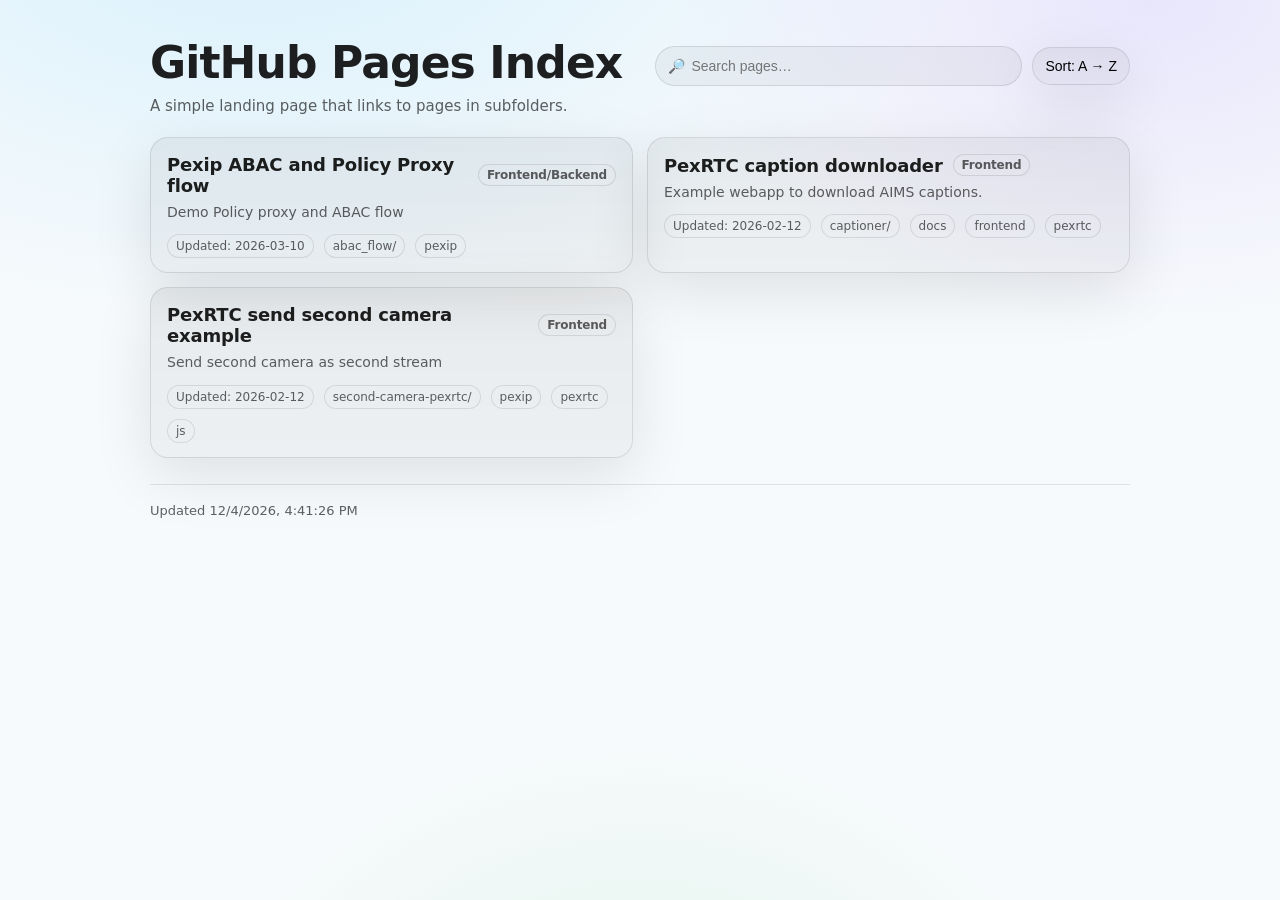
<file: index.html>
<!doctype html>
<html lang="en">

<head>
    <meta charset="utf-8" />
    <meta name="viewport" content="width=device-width, initial-scale=1" />
    <title>Project Index</title>
    <meta name="description" content="Index of subpages hosted on GitHub Pages." />
    <style>
        :root {
            --bg: #0b1220;
            --card: rgba(255, 255, 255, 0.06);
            --card2: rgba(255, 255, 255, 0.10);
            --text: rgba(255, 255, 255, 0.92);
            --muted: rgba(255, 255, 255, 0.70);
            --line: rgba(255, 255, 255, 0.12);
            --accent: #7dd3fc;
            --shadow: 0 18px 60px rgba(0, 0, 0, 0.35);
            --radius: 18px;
            --max: 980px;
        }

        @media (prefers-color-scheme: light) {
            :root {
                --bg: #f7fafc;
                --card: rgba(0, 0, 0, 0.04);
                --card2: rgba(0, 0, 0, 0.06);
                --text: rgba(0, 0, 0, 0.88);
                --muted: rgba(0, 0, 0, 0.62);
                --line: rgba(0, 0, 0, 0.10);
                --accent: #0369a1;
                --shadow: 0 18px 60px rgba(0, 0, 0, 0.10);
            }
        }

        body {
            margin: 0;
            font-family: ui-sans-serif, system-ui, -apple-system, Segoe UI, Roboto, Helvetica, Arial, "Apple Color Emoji", "Segoe UI Emoji";
            color: var(--text);
            background:
                radial-gradient(1200px 700px at 20% -10%, rgba(125, 211, 252, 0.25), transparent 60%),
                radial-gradient(900px 600px at 90% 0%, rgba(167, 139, 250, 0.18), transparent 55%),
                radial-gradient(900px 700px at 50% 120%, rgba(34, 197, 94, 0.10), transparent 50%),
                var(--bg);
            min-height: 100vh;
        }

        a {
            color: inherit;
            text-decoration: none;
        }

        a:hover {
            text-decoration: underline;
            text-underline-offset: 3px;
        }

        .wrap {
            max-width: var(--max);
            margin: 0 auto;
            padding: 40px 18px 60px;
        }

        header {
            display: flex;
            gap: 16px;
            align-items: flex-start;
            justify-content: space-between;
            flex-wrap: wrap;
            margin-bottom: 18px;
        }

        .title {
            display: grid;
            gap: 8px;
            max-width: 720px;
        }

        h1 {
            font-size: clamp(28px, 4vw, 44px);
            line-height: 1.06;
            margin: 0;
            letter-spacing: -0.02em;
        }

        .subtitle {
            margin: 0;
            color: var(--muted);
            font-size: 15px;
            line-height: 1.5;
        }

        .toolbar {
            display: flex;
            gap: 10px;
            align-items: center;
            flex-wrap: wrap;
            justify-content: flex-end;
            margin-top: 6px;
        }

        .pill {
            border: 1px solid var(--line);
            background: var(--card);
            border-radius: 999px;
            padding: 10px 12px;
            box-shadow: none;
            color: var(--text);
            font-size: 14px;
        }

        .pill input {
            border: 0;
            outline: none;
            background: transparent;
            color: inherit;
            width: min(320px, 60vw);
            font-size: 14px;
        }

        .btn {
            cursor: pointer;
            border: 1px solid var(--line);
            background: linear-gradient(180deg, var(--card2), var(--card));
            border-radius: 999px;
            padding: 10px 12px;
            font-size: 14px;
            box-shadow: var(--shadow);
        }

        .btn:active {
            transform: translateY(1px);
        }

        .grid {
            display: grid;
            grid-template-columns: repeat(12, 1fr);
            gap: 14px;
            margin-top: 20px;
        }

        .card {
            grid-column: span 6;
            border: 1px solid var(--line);
            border-radius: var(--radius);
            background: linear-gradient(180deg, var(--card2), var(--card));
            box-shadow: var(--shadow);
            overflow: hidden;
            position: relative;
            transition: transform 120ms ease, border-color 120ms ease;
        }

        .card:hover {
            transform: translateY(-2px);
            border-color: rgba(125, 211, 252, 0.35);
        }

        @media (max-width: 780px) {
            .card {
                grid-column: span 12;
            }

            .pill input {
                width: min(520px, 78vw);
            }
        }

        .card a {
            display: block;
            padding: 16px 16px 14px;
            text-decoration: none;
        }

        .card h2 {
            margin: 0 0 6px;
            font-size: 18px;
            letter-spacing: -0.01em;
            display: flex;
            align-items: center;
            gap: 10px;
        }

        .badge {
            font-size: 12px;
            color: var(--muted);
            border: 1px solid var(--line);
            padding: 3px 8px;
            border-radius: 999px;
            background: rgba(255, 255, 255, 0.04);
        }

        .desc {
            margin: 0;
            color: var(--muted);
            font-size: 14px;
            line-height: 1.45;
        }

        .meta {
            display: flex;
            gap: 10px;
            flex-wrap: wrap;
            margin-top: 12px;
            color: var(--muted);
            font-size: 12px;
        }

        .meta span {
            border: 1px solid var(--line);
            border-radius: 999px;
            padding: 4px 8px;
            background: rgba(255, 255, 255, 0.03);
        }

        footer {
            margin-top: 26px;
            padding-top: 18px;
            border-top: 1px solid var(--line);
            color: var(--muted);
            font-size: 13px;
            display: flex;
            gap: 10px;
            justify-content: space-between;
            flex-wrap: wrap;
        }

        .empty,
        .error {
            grid-column: 1 / -1;
            border: 1px dashed var(--line);
            border-radius: var(--radius);
            padding: 18px;
            color: var(--muted);
            background: rgba(255, 255, 255, 0.03);
        }

        .error {
            border-style: solid;
        }

        .muted {
            color: var(--muted);
        }

        code {
            font-family: ui-monospace, SFMono-Regular, Menlo, Monaco, Consolas, "Liberation Mono", "Courier New", monospace;
        }
    </style>
</head>

<body>
    <div class="wrap">
        <header>
            <div class="title">
                <h1>GitHub Pages Index</h1>
                <p class="subtitle">
                    A simple landing page that links to pages in subfolders. 
                </p>
            </div>

            <div class="toolbar">
                <label class="pill" title="Filter by name, description, tags">
                    🔎 <input id="q" type="search" placeholder="Search pages…" autocomplete="off" />
                </label>
                <button class="btn" id="sortBtn" type="button" title="Toggle sort order">
                    Sort: <span id="sortLabel">A → Z</span>
                </button>
            </div>
        </header>

        <main class="grid" id="grid">
            <div class="empty">Loading…</div>
        </main>

        <footer>
            <!-- <span>Tip: each subfolder should have its own <code>index.html</code> so the link can be
                <code>/folder/</code>.</span> -->
            <span class="muted" id="stamp"></span>
        </footer>
    </div>

    <script>
        const grid = document.getElementById("grid");
        const q = document.getElementById("q");
        const sortBtn = document.getElementById("sortBtn");
        const sortLabel = document.getElementById("sortLabel");
        const stamp = document.getElementById("stamp");

        // Works on project pages (/repo/) and user/org pages (/)
        const BASE = document.querySelector("base")?.href || document.location.origin + document.location.pathname.replace(/\/[^\/]*$/, "/");

        let entries = [];
        let sortMode = "az"; // "az" | "new"

        function nowStamp() {
            const d = new Date();
            stamp.textContent = "Updated " + d.toLocaleString();
        }

        function bySearch(e, needle) {
            if (!needle) return true;
            const hay = [
                e.title || "",
                e.path || "",
                e.description || "",
                ...(e.tags || [])
            ].join(" ").toLowerCase();
            return hay.includes(needle);
        }

        function sortEntries(list) {
            const copy = [...list];
            if (sortMode === "new") {
                // newest first (treat missing date as old)
                copy.sort((a, b) => (Date.parse(b.updated || b.date || 0) || 0) - (Date.parse(a.updated || a.date || 0) || 0));
            } else {
                copy.sort((a, b) => (a.title || "").localeCompare(b.title || ""));
            }
            return copy;
        }

        function render(list) {
            grid.innerHTML = "";
            if (!list.length) {
                grid.innerHTML = `<div class="empty">No matches. Try a different search.</div>`;
                return;
            }

            for (const e of list) {
                const href = (e.url)
                    ? e.url
                    : new URL((e.path || "").replace(/^\//, ""), BASE).toString();

                const tags = (e.tags || []).slice(0, 6).map(t => `<span>${escapeHtml(t)}</span>`).join("");
                const updated = e.updated || e.date || null;

                const metaBits = [
                    e.kind ? `<span>${escapeHtml(e.kind)}</span>` : "",
                    updated ? `<span>Updated: ${escapeHtml(updated)}</span>` : "",
                    e.path ? `<span>${escapeHtml(e.path)}</span>` : ""
                ].filter(Boolean).join("");

                const badge = e.badge ? `<span class="badge">${escapeHtml(e.badge)}</span>` : "";

                grid.insertAdjacentHTML("beforeend", `
          <article class="card">
            <a href="${href}">
              <h2>${escapeHtml(e.title || e.path || href)} ${badge}</h2>
              <p class="desc">${escapeHtml(e.description || "—")}</p>
              <div class="meta">${metaBits}${tags}</div>
            </a>
          </article>
        `);
            }
        }

        function escapeHtml(s) {
            return String(s).replace(/[&<>"']/g, c => ({
                "&": "&amp;", "<": "&lt;", ">": "&gt;", '"': "&quot;", "'": "&#39;"
            }[c]));
        }

        function apply() {
            const needle = (q.value || "").trim().toLowerCase();
            const filtered = entries.filter(e => bySearch(e, needle));
            render(sortEntries(filtered));
        }

        async function load() {
            try {
                const res = await fetch("site-index.json", { cache: "no-store" });
                if (!res.ok) throw new Error(`HTTP ${res.status}`);
                const data = await res.json();
                entries = Array.isArray(data) ? data : (data.entries || []);
                apply();
                nowStamp();
            } catch (err) {
                grid.innerHTML = `
          <div class="error">
            <div><strong>Couldn’t load <code>site-index.json</code></strong></div>
            <div class="muted" style="margin-top:8px">
              Create it at the repo root. Example:
              <pre style="white-space:pre-wrap; margin:10px 0 0; font-size:12px; color:inherit; opacity:.9;">[
  {"title":"Docs","path":"docs/","description":"Project docs","tags":["docs"]},
  {"title":"Demo","path":"demo/","description":"Small demo app","tags":["demo","ui"]}
]</pre>
            </div>
          </div>
        `;
                console.warn(err);
            }
        }

        q.addEventListener("input", apply);
        sortBtn.addEventListener("click", () => {
            sortMode = (sortMode === "az") ? "new" : "az";
            sortLabel.textContent = (sortMode === "az") ? "A → Z" : "Newest";
            apply();
        });

        load();
    </script>
</body>

</html>
</file>
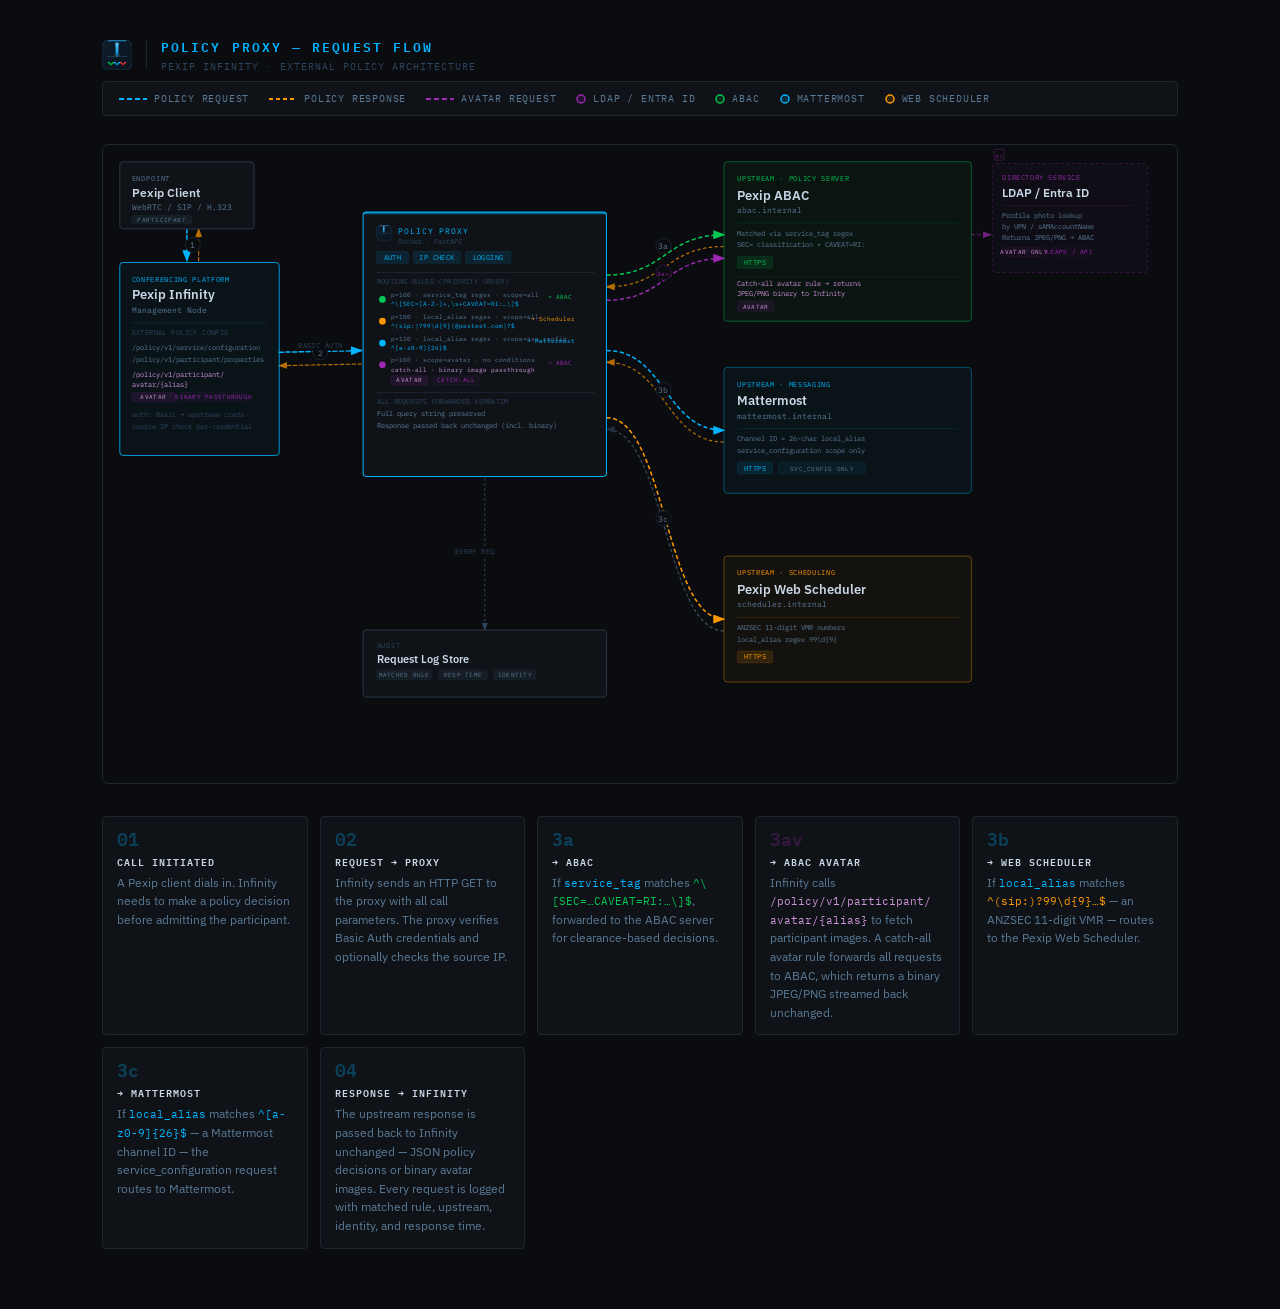
<file: abac_flow/index.html>
<!DOCTYPE html>
<html lang="en">

<head>
    <meta charset="UTF-8">
    <meta name="viewport" content="width=device-width, initial-scale=1.0">
    <title>Pexip Policy Proxy — Flow Diagram</title>
    <link
        href="https://fonts.googleapis.com/css2?family=IBM+Plex+Mono:wght@400;500;600&family=IBM+Plex+Sans:wght@300;400;500;600&display=swap"
        rel="stylesheet">
    <style>
        *,
        *::before,
        *::after {
            box-sizing: border-box;
            margin: 0;
            padding: 0;
        }

        html,
        body {
            background: #0a0c0f;
            color: #c8d6e5;
            font-family: 'IBM Plex Sans', sans-serif;
            min-height: 100vh;
        }

        ::-webkit-scrollbar {
            width: 6px;
        }

        ::-webkit-scrollbar-track {
            background: #0a0c0f;
        }

        ::-webkit-scrollbar-thumb {
            background: #1e2730;
            border-radius: 3px;
        }

        .page {
            max-width: 1140px;
            margin: 0 auto;
            padding: 36px 32px 60px;
        }

        .header {
            display: flex;
            align-items: center;
            gap: 14px;
            margin-bottom: 8px;
        }

        .header h1 {
            font-family: 'IBM Plex Mono', monospace;
            font-size: 13px;
            font-weight: 600;
            letter-spacing: .16em;
            text-transform: uppercase;
            color: #00b4ff;
        }

        .header p {
            font-family: 'IBM Plex Mono', monospace;
            font-size: 10px;
            letter-spacing: .1em;
            text-transform: uppercase;
            color: #2e4560;
            margin-top: 2px;
        }

        .sep {
            width: 1px;
            height: 28px;
            background: #1e2730;
            flex-shrink: 0;
        }

        .legend {
            display: flex;
            gap: 20px;
            flex-wrap: wrap;
            margin-bottom: 28px;
            padding: 10px 16px;
            background: #0f1318;
            border: 1px solid #1e2730;
            border-radius: 4px;
        }

        .legend-item {
            display: flex;
            align-items: center;
            gap: 7px;
            font-family: 'IBM Plex Mono', monospace;
            font-size: 10px;
            letter-spacing: .08em;
            text-transform: uppercase;
            color: #5a7a96;
        }

        .diagram-wrap {
            width: 100%;
            overflow-x: auto;
        }

        svg.main {
            display: block;
            width: 100%;
        }

        @keyframes dash-flow {
            from {
                stroke-dashoffset: 20;
            }

            to {
                stroke-dashoffset: 0;
            }
        }

        .flow-line {
            animation: dash-flow .8s linear infinite;
        }

        .steps {
            margin-top: 32px;
            display: grid;
            grid-template-columns: repeat(auto-fill, minmax(200px, 1fr));
            gap: 12px;
        }

        .step {
            background: #0f1318;
            border: 1px solid #1e2730;
            border-radius: 4px;
            padding: 12px 14px;
        }

        .step-num {
            font-family: 'IBM Plex Mono', monospace;
            font-size: 18px;
            font-weight: 600;
            color: #00b4ff;
            opacity: .28;
            line-height: 1;
            margin-bottom: 5px;
        }

        .step-num.avatar {
            color: #9c27b0;
        }

        .step-title {
            font-family: 'IBM Plex Mono', monospace;
            font-size: 10px;
            font-weight: 600;
            letter-spacing: .1em;
            text-transform: uppercase;
            color: #c8d6e5;
            margin-bottom: 4px;
        }

        .step-desc {
            font-size: 12px;
            color: #5a7a96;
            line-height: 1.55;
        }

        .mono {
            font-family: 'IBM Plex Mono', monospace;
            font-size: 11px;
            color: #00b4ff;
        }
    </style>
</head>

<body>
    <div class="page">

        <div class="header">
            <svg xmlns="http://www.w3.org/2000/svg" viewBox="0 0 32 32" width="30" height="30" style="flex-shrink:0">
                <defs>
                    <linearGradient id="hl0" x1="0%" y1="0%" x2="100%" y2="100%">
                        <stop offset="0%" stop-color="#0f1c2a" />
                        <stop offset="100%" stop-color="#0a1520" />
                    </linearGradient>
                    <linearGradient id="hl1" x1="0%" y1="0%" x2="0%" y2="100%">
                        <stop offset="0%" stop-color="#4fc3f7" />
                        <stop offset="100%" stop-color="#0288d1" />
                    </linearGradient>
                    <linearGradient id="hl2" x1="0%" y1="0%" x2="0%" y2="100%">
                        <stop offset="0%" stop-color="#00c853" />
                        <stop offset="100%" stop-color="#00962e" />
                    </linearGradient>
                    <linearGradient id="hl3" x1="0%" y1="0%" x2="0%" y2="100%">
                        <stop offset="0%" stop-color="#00b4ff" />
                        <stop offset="100%" stop-color="#0077aa" />
                    </linearGradient>
                    <linearGradient id="hl4" x1="0%" y1="0%" x2="0%" y2="100%">
                        <stop offset="0%" stop-color="#f44336" />
                        <stop offset="100%" stop-color="#b71c1c" />
                    </linearGradient>
                </defs>
                <rect width="32" height="32" rx="7" fill="url(#hl0)" stroke="#1e3a52" stroke-width="0.8" />
                <rect x="6" y="0" width="20" height="1.5" rx="0.75" fill="url(#hl1)" opacity="0.6" />
                <rect x="14.5" y="5" width="3" height="11" rx="1.5" fill="url(#hl1)" />
                <circle cx="16" cy="4.5" r="2" fill="#4fc3f7" opacity="0.9" />
                <line x1="5" y1="17.5" x2="27" y2="17.5" stroke="#1e3a52" stroke-width="1.2" />
                <polyline points="14,15.5 16,17.5 18,15.5" fill="none" stroke="#4fc3f7" stroke-width="1"
                    stroke-linecap="round" stroke-linejoin="round" opacity="0.7" />
                <line x1="9.5" y1="19.5" x2="9.5" y2="26.5" stroke="url(#hl2)" stroke-width="2.2"
                    stroke-linecap="round" />
                <polyline points="7,24 9.5,26.5 12,24" fill="none" stroke="url(#hl2)" stroke-width="1.6"
                    stroke-linecap="round" stroke-linejoin="round" />
                <line x1="16" y1="19.5" x2="16" y2="26.5" stroke="url(#hl3)" stroke-width="2.2"
                    stroke-linecap="round" />
                <polyline points="13.5,24 16,26.5 18.5,24" fill="none" stroke="url(#hl3)" stroke-width="1.6"
                    stroke-linecap="round" stroke-linejoin="round" />
                <line x1="22.5" y1="19.5" x2="22.5" y2="26.5" stroke="url(#hl4)" stroke-width="2.2"
                    stroke-linecap="round" />
                <polyline points="20,24 22.5,26.5 25,24" fill="none" stroke="url(#hl4)" stroke-width="1.6"
                    stroke-linecap="round" stroke-linejoin="round" />
            </svg>
            <div class="sep"></div>
            <div>
                <h1>Policy Proxy — Request Flow</h1>
                <p>Pexip Infinity · External Policy Architecture</p>
            </div>
        </div>

        <div class="legend">
            <div class="legend-item"><svg width="28" height="4">
                    <line x1="0" y1="2" x2="28" y2="2" stroke="#00b4ff" stroke-width="2" stroke-dasharray="5,3" />
                </svg>Policy request</div>
            <div class="legend-item"><svg width="28" height="4">
                    <line x1="0" y1="2" x2="28" y2="2" stroke="#ff9800" stroke-width="2" stroke-dasharray="4,3" />
                </svg>Policy response</div>
            <div class="legend-item"><svg width="28" height="4">
                    <line x1="0" y1="2" x2="28" y2="2" stroke="#9c27b0" stroke-width="2" stroke-dasharray="5,3" />
                </svg>Avatar request</div>
            <div class="legend-item"><svg width="10" height="10">
                    <circle cx="5" cy="5" r="4" fill="rgba(156,39,176,.15)" stroke="#9c27b0" stroke-width="1.5" />
                </svg>LDAP / Entra ID</div>
            <div class="legend-item"><svg width="10" height="10">
                    <circle cx="5" cy="5" r="4" fill="rgba(0,200,83,.15)" stroke="#00c853" stroke-width="1.5" />
                </svg>ABAC</div>
            <div class="legend-item"><svg width="10" height="10">
                    <circle cx="5" cy="5" r="4" fill="rgba(0,180,255,.15)" stroke="#00b4ff" stroke-width="1.5" />
                </svg>Mattermost</div>
            <div class="legend-item"><svg width="10" height="10">
                    <circle cx="5" cy="5" r="4" fill="rgba(255,152,0,.15)" stroke="#ff9800" stroke-width="1.5" />
                </svg>Web Scheduler</div>
        </div>

        <div class="diagram-wrap">
            <!-- viewBox extended to 760 height, 1280 width to fit LDAP/Entra node -->
            <svg class="main" xmlns="http://www.w3.org/2000/svg" viewBox="0 0 1280 760"
                style="background:#0a0c0f; border-radius:6px; border:1px solid #1e2730;">
                <defs>
                    <linearGradient id="g0" x1="0%" y1="0%" x2="100%" y2="100%">
                        <stop offset="0%" stop-color="#0f1c2a" />
                        <stop offset="100%" stop-color="#0a1520" />
                    </linearGradient>
                    <linearGradient id="g1" x1="0%" y1="0%" x2="0%" y2="100%">
                        <stop offset="0%" stop-color="#4fc3f7" />
                        <stop offset="100%" stop-color="#0288d1" />
                    </linearGradient>
                    <linearGradient id="g2" x1="0%" y1="0%" x2="0%" y2="100%">
                        <stop offset="0%" stop-color="#00c853" />
                        <stop offset="100%" stop-color="#00962e" />
                    </linearGradient>
                    <linearGradient id="g3" x1="0%" y1="0%" x2="0%" y2="100%">
                        <stop offset="0%" stop-color="#00b4ff" />
                        <stop offset="100%" stop-color="#0077aa" />
                    </linearGradient>
                    <linearGradient id="g4" x1="0%" y1="0%" x2="0%" y2="100%">
                        <stop offset="0%" stop-color="#f44336" />
                        <stop offset="100%" stop-color="#b71c1c" />
                    </linearGradient>
                    <!-- purple avatar gradient -->
                    <linearGradient id="g5" x1="0%" y1="0%" x2="0%" y2="100%">
                        <stop offset="0%" stop-color="#ce93d8" />
                        <stop offset="100%" stop-color="#7b1fa2" />
                    </linearGradient>
                    <marker id="mb" markerWidth="8" markerHeight="6" refX="7" refY="3" orient="auto">
                        <polygon points="0 0,8 3,0 6" fill="#00b4ff" />
                    </marker>
                    <marker id="mg" markerWidth="8" markerHeight="6" refX="7" refY="3" orient="auto">
                        <polygon points="0 0,8 3,0 6" fill="#00c853" />
                    </marker>
                    <marker id="mo" markerWidth="8" markerHeight="6" refX="7" refY="3" orient="auto">
                        <polygon points="0 0,8 3,0 6" fill="#ff9800" />
                    </marker>
                    <marker id="md" markerWidth="8" markerHeight="6" refX="7" refY="3" orient="auto">
                        <polygon points="0 0,8 3,0 6" fill="#2e4560" />
                    </marker>
                    <marker id="mav" markerWidth="8" markerHeight="6" refX="7" refY="3" orient="auto">
                        <polygon points="0 0,8 3,0 6" fill="#9c27b0" />
                    </marker>
                </defs>

                <!-- ══════════════════════════════════
         LAYOUT (SVG units):
         Participant:  x=20  y=20  w=160 h=80   bot=100  midx=100
         Infinity:     x=20  y=140 w=190 h=215  bot=355  midy=247 right=210
         Proxy:        x=310 y=80  w=290 h=330  bot=410  midy=245 right=600
         ABAC:         x=740 y=20  w=295 h=175  midy=107 left=740
         Mattermost:   x=740 y=265 w=295 h=150  midy=340 left=740
         Scheduler:    x=740 y=490 w=295 h=150  midy=565 left=740
         Logs:         x=310 y=578 w=290 h=80   top=578  midx=455
    ══════════════════════════════════ -->

                <!-- ARROWS (behind nodes) -->

                <!-- ① down: Participant → Infinity -->
                <line x1="100" y1="100" x2="100" y2="138" stroke="#00b4ff" stroke-width="1.8" stroke-linecap="round"
                    stroke-dasharray="5,3" marker-end="url(#mb)" class="flow-line" />
                <line x1="114" y1="138" x2="114" y2="100" stroke="#ff9800" stroke-width="1.4" stroke-linecap="round"
                    stroke-dasharray="4,3" marker-end="url(#mo)" opacity="0.7" />

                <!-- ② right: Infinity → Proxy -->
                <line x1="210" y1="247" x2="308" y2="245" stroke="#00b4ff" stroke-width="1.8" stroke-linecap="round"
                    stroke-dasharray="5,3" marker-end="url(#mb)" class="flow-line" style="animation-delay:.15s" />
                <line x1="308" y1="261" x2="210" y2="263" stroke="#ff9800" stroke-width="1.4" stroke-linecap="round"
                    stroke-dasharray="4,3" marker-end="url(#mo)" opacity="0.7" />

                <!-- ③a green: Proxy → ABAC (policy) -->
                <path d="M 600 155 C 670 155 670 107 740 107" stroke="#00c853" stroke-width="1.8" fill="none"
                    stroke-dasharray="5,3" marker-end="url(#mg)" class="flow-line" style="animation-delay:.1s" />
                <path d="M 740 121 C 670 121 670 169 600 169" stroke="#ff9800" stroke-width="1.4" fill="none"
                    stroke-dasharray="4,3" marker-end="url(#mo)" opacity="0.7" />

                <!-- ③a-avatar purple: Proxy → ABAC (avatar) — offset below green -->
                <path d="M 600 185 C 670 185 670 135 740 135" stroke="#9c27b0" stroke-width="1.8" fill="none"
                    stroke-dasharray="5,3" marker-end="url(#mav)" class="flow-line" style="animation-delay:.2s" />

                <!-- ③b blue: Proxy → Mattermost -->
                <path d="M 600 245 C 670 245 670 340 740 340" stroke="#00b4ff" stroke-width="1.8" fill="none"
                    stroke-dasharray="5,3" marker-end="url(#mb)" class="flow-line" style="animation-delay:.3s" />
                <path d="M 740 354 C 670 354 670 259 600 259" stroke="#ff9800" stroke-width="1.4" fill="none"
                    stroke-dasharray="4,3" marker-end="url(#mo)" opacity="0.7" />

                <!-- ③c orange: Proxy → Scheduler -->
                <path d="M 600 325 C 670 325 670 565 740 565" stroke="#ff9800" stroke-width="1.8" fill="none"
                    stroke-dasharray="5,3" marker-end="url(#mo)" class="flow-line" style="animation-delay:.5s" />
                <path d="M 740 579 C 670 579 670 339 600 339" stroke="#5a7a96" stroke-width="1.4" fill="none"
                    stroke-dasharray="4,3" marker-end="url(#md)" opacity="0.6" />

                <!-- Proxy bot → Logs -->
                <line x1="455" y1="397" x2="455" y2="578" stroke="#2e4560" stroke-width="1.2" stroke-dasharray="3,3"
                    marker-end="url(#md)" />

                <!-- Step badges -->
                <circle cx="107" cy="119" r="9" fill="#0a0c0f" stroke="#1e2730" stroke-width="1" />
                <text x="107" y="123" text-anchor="middle" font-family="IBM Plex Mono" font-size="9"
                    fill="#5a7a96">1</text>

                <circle cx="259" cy="247" r="9" fill="#0a0c0f" stroke="#1e2730" stroke-width="1" />
                <text x="259" y="251" text-anchor="middle" font-family="IBM Plex Mono" font-size="9"
                    fill="#5a7a96">2</text>

                <circle cx="668" cy="120" r="9" fill="#0a0c0f" stroke="#1e2730" stroke-width="1" />
                <text x="668" y="124" text-anchor="middle" font-family="IBM Plex Mono" font-size="9"
                    fill="#5a7a96">3a</text>

                <!-- avatar step badge -->
                <circle cx="668" cy="152" r="9" fill="#0a0c0f" stroke="#3a1a4a" stroke-width="1" />
                <text x="668" y="156" text-anchor="middle" font-family="IBM Plex Mono" font-size="7"
                    fill="#9c27b0">3av</text>

                <circle cx="668" cy="292" r="9" fill="#0a0c0f" stroke="#1e2730" stroke-width="1" />
                <text x="668" y="296" text-anchor="middle" font-family="IBM Plex Mono" font-size="9"
                    fill="#5a7a96">3b</text>

                <circle cx="668" cy="445" r="9" fill="#0a0c0f" stroke="#1e2730" stroke-width="1" />
                <text x="668" y="449" text-anchor="middle" font-family="IBM Plex Mono" font-size="9"
                    fill="#5a7a96">3c</text>

                <!-- Arrow labels -->
                <rect x="224" y="232" width="70" height="13" rx="2" fill="#0a0c0f" />
                <text x="259" y="242" text-anchor="middle" font-family="IBM Plex Mono" font-size="8.5" fill="#2e4560"
                    letter-spacing=".5">BASIC AUTH</text>

                <rect x="408" y="478" width="70" height="13" rx="2" fill="#0a0c0f" />
                <text x="443" y="488" text-anchor="middle" font-family="IBM Plex Mono" font-size="8.5" fill="#2e4560"
                    letter-spacing=".5">EVERY REQ</text>

                <!-- ══ NODE: Participant x=20 y=20 w=160 h=80 ══ -->
                <rect x="20" y="20" width="160" height="80" rx="4" fill="#0f1318" stroke="#2e3d4f" stroke-width="1" />
                <text x="34" y="43" font-family="IBM Plex Mono" font-size="8.5" fill="#5a7a96"
                    letter-spacing="1">ENDPOINT</text>
                <text x="34" y="62" font-family="IBM Plex Sans" font-size="14" font-weight="600" fill="#c8d6e5">Pexip
                    Client</text>
                <text x="34" y="78" font-family="IBM Plex Mono" font-size="9" fill="#5a7a96">WebRTC / SIP / H.323</text>
                <rect x="34" y="84" width="72" height="10" rx="2" fill="rgba(90,122,150,.1)"
                    stroke="rgba(90,122,150,.2)" stroke-width="0.5" />
                <text x="70" y="92" text-anchor="middle" font-family="IBM Plex Mono" font-size="7.5" fill="#5a7a96"
                    letter-spacing=".5">PARTICIPANT</text>

                <!-- ══ NODE: Infinity x=20 y=140 w=190 h=215 (taller — added avatar path) ══ -->
                <rect x="20" y="140" width="190" height="230" rx="4" fill="rgba(0,180,255,.04)" stroke="#00b4ff"
                    stroke-width="1" />
                <text x="34" y="163" font-family="IBM Plex Mono" font-size="8" fill="#00b4ff"
                    letter-spacing=".8">CONFERENCING PLATFORM</text>
                <text x="34" y="184" font-family="IBM Plex Sans" font-size="15" font-weight="600" fill="#c8d6e5">Pexip
                    Infinity</text>
                <text x="34" y="200" font-family="IBM Plex Mono" font-size="9" fill="#5a7a96">Management Node</text>
                <line x1="34" y1="212" x2="196" y2="212" stroke="rgba(0,180,255,.15)" stroke-width="1" />
                <text x="34" y="227" font-family="IBM Plex Mono" font-size="8" fill="#2e4560"
                    letter-spacing=".5">EXTERNAL POLICY CONFIG</text>
                <text x="34" y="244" font-family="IBM Plex Mono" font-size="8.5"
                    fill="#5a7a96">/policy/v1/service/configuration</text>
                <text x="34" y="259" font-family="IBM Plex Mono" font-size="8.5"
                    fill="#5a7a96">/policy/v1/participant/properties</text>
                <!-- avatar path — purple tint -->
                <text x="34" y="276" font-family="IBM Plex Mono" font-size="8.5"
                    fill="#ce93d8">/policy/v1/participant/</text>
                <text x="34" y="288" font-family="IBM Plex Mono" font-size="8.5" fill="#ce93d8">avatar/{alias}</text>
                <rect x="34" y="295" width="52" height="11" rx="2" fill="rgba(156,39,176,.12)"
                    stroke="rgba(156,39,176,.3)" stroke-width="0.5" />
                <text x="60" y="303" text-anchor="middle" font-family="IBM Plex Mono" font-size="7.5" fill="#ce93d8"
                    letter-spacing=".4">AVATAR</text>
                <rect x="92" y="295" width="80" height="11" rx="2" fill="rgba(156,39,176,.06)"
                    stroke="rgba(156,39,176,.18)" stroke-width="0.5" />
                <text x="132" y="303" text-anchor="middle" font-family="IBM Plex Mono" font-size="7.5" fill="#9c27b0"
                    letter-spacing=".3">BINARY PASSTHROUGH</text>
                <text x="34" y="324" font-family="IBM Plex Mono" font-size="8" fill="#2e4560">auth: Basic → upstream
                    creds</text>
                <text x="34" y="338" font-family="IBM Plex Mono" font-size="8" fill="#2e4560">source IP check
                    per-credential</text>

                <!-- ══ NODE: Proxy x=310 y=80 w=290 h=330 ══ -->
                <rect x="310" y="80" width="290" height="315" rx="4" fill="#0f1318" stroke="#00b4ff"
                    stroke-width="1.2" />
                <rect x="310" y="80" width="290" height="2.5" rx="1" fill="#00b4ff" opacity="0.5" />
                <!-- logo 18x18 -->
                <rect x="326" y="96" width="18" height="18" rx="4" fill="url(#g0)" stroke="#1e3a52"
                    stroke-width="0.5" />
                <rect x="329.5" y="96" width="11" height="0.8" rx="0.4" fill="url(#g1)" opacity="0.6" />
                <rect x="333.8" y="98.5" width="1.7" height="6" rx="0.8" fill="url(#g1)" />
                <circle cx="334.7" cy="97.8" r="1.1" fill="#4fc3f7" opacity="0.9" />
                <line x1="328" y1="105.5" x2="342" y2="105.5" stroke="#1e3a52" stroke-width="0.7" />
                <line x1="330.5" y1="107" x2="330.5" y2="111" stroke="url(#g2)" stroke-width="1.3"
                    stroke-linecap="round" />
                <line x1="334.7" y1="107" x2="334.7" y2="111" stroke="url(#g3)" stroke-width="1.3"
                    stroke-linecap="round" />
                <line x1="338.9" y1="107" x2="338.9" y2="111" stroke="url(#g4)" stroke-width="1.3"
                    stroke-linecap="round" />
                <text x="352" y="106" font-family="IBM Plex Mono" font-size="9" fill="#00b4ff" letter-spacing="1">POLICY
                    PROXY</text>
                <text x="352" y="118" font-family="IBM Plex Mono" font-size="8" fill="#2e4560">Docker · FastAPI</text>
                <!-- badges -->
                <rect x="326" y="127" width="38" height="14" rx="2" fill="rgba(0,180,255,.1)"
                    stroke="rgba(0,180,255,.25)" stroke-width="0.5" />
                <text x="345" y="137" text-anchor="middle" font-family="IBM Plex Mono" font-size="8" fill="#00b4ff"
                    letter-spacing=".5">AUTH</text>
                <rect x="370" y="127" width="56" height="14" rx="2" fill="rgba(0,180,255,.1)"
                    stroke="rgba(0,180,255,.25)" stroke-width="0.5" />
                <text x="398" y="137" text-anchor="middle" font-family="IBM Plex Mono" font-size="8" fill="#00b4ff"
                    letter-spacing=".5">IP CHECK</text>
                <rect x="432" y="127" width="54" height="14" rx="2" fill="rgba(0,180,255,.1)"
                    stroke="rgba(0,180,255,.25)" stroke-width="0.5" />
                <text x="459" y="137" text-anchor="middle" font-family="IBM Plex Mono" font-size="8" fill="#00b4ff"
                    letter-spacing=".5">LOGGING</text>
                <!-- rule divider -->
                <line x1="326" y1="152" x2="586" y2="152" stroke="#1e2730" stroke-width="1" />
                <text x="326" y="166" font-family="IBM Plex Mono" font-size="8" fill="#2e4560"
                    letter-spacing=".5">ROUTING RULES (PRIORITY ORDER)</text>
                <!-- rule 1 ABAC policy -->
                <circle cx="333" cy="184" r="4" fill="#00c853" />
                <text x="343" y="181" font-family="IBM Plex Mono" font-size="7.5" fill="#5a7a96">p=100 · service_tag
                    regex · scope=all</text>
                <text x="343" y="192" font-family="IBM Plex Mono" font-size="7.5"
                    fill="#00b4ff">^\[SEC=[A-Z-]+,\s+CAVEAT=RI:…\]$</text>
                <text x="530" y="184" font-family="IBM Plex Mono" font-size="7.5" fill="#00c853">→ ABAC</text>
                <!-- rule 2 Scheduler -->
                <circle cx="333" cy="210" r="4" fill="#ff9800" />
                <text x="343" y="207" font-family="IBM Plex Mono" font-size="7.5" fill="#5a7a96">p=100 · local_alias
                    regex · scope=all</text>
                <text x="343" y="218" font-family="IBM Plex Mono" font-size="7.5"
                    fill="#00b4ff">^(sip:)?99\d{9}(@pextest.com)?$</text>
                <text x="510" y="210" font-family="IBM Plex Mono" font-size="7.5" fill="#ff9800">→ Scheduler</text>
                <!-- rule 3 Mattermost -->
                <circle cx="333" cy="236" r="4" fill="#00b4ff" />
                <text x="343" y="233" font-family="IBM Plex Mono" font-size="7.5" fill="#5a7a96">p=120 · local_alias
                    regex · scope=svc_config</text>
                <text x="343" y="244" font-family="IBM Plex Mono" font-size="7.5" fill="#00b4ff">^[a-z0-9]{26}$</text>
                <text x="505" y="236" font-family="IBM Plex Mono" font-size="7.5" fill="#00b4ff">→ Mattermost</text>
                <!-- rule 4 ABAC avatar — purple, catch-all (no conditions) -->
                <circle cx="333" cy="262" r="4" fill="#9c27b0" />
                <text x="343" y="259" font-family="IBM Plex Mono" font-size="7.5" fill="#5a7a96">p=100 · scope=avatar ·
                    no conditions</text>
                <text x="343" y="270" font-family="IBM Plex Mono" font-size="7.5" fill="#ce93d8">catch-all · binary
                    image passthrough</text>
                <text x="530" y="262" font-family="IBM Plex Mono" font-size="7.5" fill="#9c27b0">→ ABAC</text>
                <!-- avatar scope + catch-all badges -->
                <rect x="343" y="275" width="44" height="11" rx="2" fill="rgba(156,39,176,.12)"
                    stroke="rgba(156,39,176,.3)" stroke-width="0.5" />
                <text x="365" y="283" text-anchor="middle" font-family="IBM Plex Mono" font-size="7.5" fill="#ce93d8"
                    letter-spacing=".4">AVATAR</text>
                <rect x="393" y="275" width="56" height="11" rx="2" fill="rgba(156,39,176,.06)"
                    stroke="rgba(156,39,176,.18)" stroke-width="0.5" />
                <text x="421" y="283" text-anchor="middle" font-family="IBM Plex Mono" font-size="7.5" fill="#9c27b0"
                    letter-spacing=".3">CATCH-ALL</text>

                <!-- rule divider bottom -->
                <line x1="326" y1="295" x2="586" y2="295" stroke="#1e2730" stroke-width="1" />
                <text x="326" y="309" font-family="IBM Plex Mono" font-size="8" fill="#2e4560" letter-spacing=".3">ALL
                    REQUESTS FORWARDED VERBATIM</text>
                <text x="326" y="323" font-family="IBM Plex Mono" font-size="8.5" fill="#5a7a96">Full query string
                    preserved</text>
                <text x="326" y="337" font-family="IBM Plex Mono" font-size="8.5" fill="#5a7a96">Response passed back
                    unchanged (incl. binary)</text>

                <!-- ══ NODE: ABAC x=740 y=20 w=295 h=175 (taller — avatar note) ══ -->
                <rect x="740" y="20" width="295" height="190" rx="4" fill="rgba(0,200,83,.04)"
                    stroke="rgba(0,200,83,.5)" stroke-width="1" />
                <text x="756" y="43" font-family="IBM Plex Mono" font-size="8.5" fill="#00c853"
                    letter-spacing=".8">UPSTREAM · POLICY SERVER</text>
                <text x="756" y="65" font-family="IBM Plex Sans" font-size="15" font-weight="600" fill="#c8d6e5">Pexip
                    ABAC</text>
                <text x="756" y="81" font-family="IBM Plex Mono" font-size="9" fill="#5a7a96">abac.internal</text>
                <line x1="756" y1="93" x2="1020" y2="93" stroke="rgba(0,200,83,.15)" stroke-width="1" />
                <text x="756" y="108" font-family="IBM Plex Mono" font-size="8.5" fill="#5a7a96">Matched via service_tag
                    regex</text>
                <text x="756" y="122" font-family="IBM Plex Mono" font-size="8.5" fill="#5a7a96">SEC= classification +
                    CAVEAT=RI:</text>
                <rect x="756" y="133" width="42" height="14" rx="2" fill="rgba(0,200,83,.12)" stroke="rgba(0,200,83,.3)"
                    stroke-width="0.5" />
                <text x="777" y="143" text-anchor="middle" font-family="IBM Plex Mono" font-size="8" fill="#00c853"
                    letter-spacing=".5">HTTPS</text>
                <!-- avatar sub-note -->
                <line x1="756" y1="157" x2="1020" y2="157" stroke="rgba(156,39,176,.2)" stroke-width="1" />
                <text x="756" y="168" font-family="IBM Plex Mono" font-size="8.5" fill="#ce93d8">Catch-all avatar rule →
                    returns</text>
                <text x="756" y="180" font-family="IBM Plex Mono" font-size="8.5" fill="#ce93d8">JPEG/PNG binary to
                    Infinity</text>
                <rect x="756" y="186" width="44" height="12" rx="2" fill="rgba(156,39,176,.12)"
                    stroke="rgba(156,39,176,.3)" stroke-width="0.5" />
                <text x="778" y="195" text-anchor="middle" font-family="IBM Plex Mono" font-size="7.5" fill="#ce93d8"
                    letter-spacing=".4">AVATAR</text>

                <!-- ══ NODE: LDAP/Entra x=1060 y=40 w=185 h=130 — subordinate, dimmer ══ -->
                <!-- arrow: ABAC right(1035,107) → LDAP left(1060,107) — avatar lookup only -->
                <line x1="1035" y1="107" x2="1058" y2="107" stroke="#9c27b0" stroke-width="1.4" stroke-dasharray="4,3"
                    marker-end="url(#mav)" opacity="0.7" />
                <rect x="1062" y="5" width="12" height="13" rx="2" fill="none" stroke="#9c27b0" stroke-width="0.8"
                    opacity="0.5" />
                <text x="1068" y="15" text-anchor="middle" font-family="IBM Plex Mono" font-size="7" fill="#9c27b0"
                    opacity="0.7">av</text>
                <rect x="1060" y="22" width="185" height="130" rx="4" fill="rgba(156,39,176,.03)"
                    stroke="rgba(156,39,176,.35)" stroke-width="1" stroke-dasharray="4,3" />
                <text x="1072" y="42" font-family="IBM Plex Mono" font-size="8" fill="#9c27b0"
                    letter-spacing=".7">DIRECTORY SERVICE</text>
                <text x="1072" y="62" font-family="IBM Plex Sans" font-size="14" font-weight="600" fill="#c8d6e5">LDAP /
                    Entra ID</text>
                <line x1="1072" y1="72" x2="1228" y2="72" stroke="rgba(156,39,176,.2)" stroke-width="1" />
                <text x="1072" y="87" font-family="IBM Plex Mono" font-size="8" fill="#5a7a96">Profile photo
                    lookup</text>
                <text x="1072" y="100" font-family="IBM Plex Mono" font-size="8" fill="#5a7a96">by UPN /
                    sAMAccountName</text>
                <text x="1072" y="113" font-family="IBM Plex Mono" font-size="8" fill="#5a7a96">Returns JPEG/PNG →
                    ABAC</text>
                <rect x="1072" y="122" width="52" height="11" rx="2" fill="rgba(156,39,176,.08)"
                    stroke="rgba(156,39,176,.2)" stroke-width="0.5" />
                <text x="1098" y="130" text-anchor="middle" font-family="IBM Plex Mono" font-size="7" fill="#ce93d8"
                    letter-spacing=".4">AVATAR ONLY</text>
                <rect x="1130" y="122" width="44" height="11" rx="2" fill="rgba(156,39,176,.05)"
                    stroke="rgba(156,39,176,.15)" stroke-width="0.5" />
                <text x="1152" y="130" text-anchor="middle" font-family="IBM Plex Mono" font-size="7" fill="#9c27b0"
                    letter-spacing=".3">LDAPS / API</text>

                <!-- ══ NODE: Mattermost x=740 y=265 w=295 h=150 ══ -->
                <rect x="740" y="265" width="295" height="150" rx="4" fill="rgba(0,180,255,.04)"
                    stroke="rgba(0,180,255,.45)" stroke-width="1" />
                <text x="756" y="288" font-family="IBM Plex Mono" font-size="8.5" fill="#00b4ff"
                    letter-spacing=".8">UPSTREAM · MESSAGING</text>
                <text x="756" y="310" font-family="IBM Plex Sans" font-size="15" font-weight="600"
                    fill="#c8d6e5">Mattermost</text>
                <text x="756" y="326" font-family="IBM Plex Mono" font-size="9"
                    fill="#5a7a96">mattermost.internal</text>
                <line x1="756" y1="338" x2="1020" y2="338" stroke="rgba(0,180,255,.15)" stroke-width="1" />
                <text x="756" y="353" font-family="IBM Plex Mono" font-size="8.5" fill="#5a7a96">Channel ID = 26-char
                    local_alias</text>
                <text x="756" y="367" font-family="IBM Plex Mono" font-size="8.5" fill="#5a7a96">service_configuration
                    scope only</text>
                <rect x="756" y="378" width="42" height="14" rx="2" fill="rgba(0,180,255,.1)"
                    stroke="rgba(0,180,255,.25)" stroke-width="0.5" />
                <text x="777" y="388" text-anchor="middle" font-family="IBM Plex Mono" font-size="8" fill="#00b4ff"
                    letter-spacing=".5">HTTPS</text>
                <rect x="805" y="378" width="104" height="14" rx="2" fill="rgba(0,180,255,.06)"
                    stroke="rgba(0,180,255,.18)" stroke-width="0.5" />
                <text x="857" y="388" text-anchor="middle" font-family="IBM Plex Mono" font-size="7.5" fill="#5a7a96"
                    letter-spacing=".3">SVC_CONFIG ONLY</text>

                <!-- ══ NODE: Scheduler x=740 y=490 w=295 h=150 ══ -->
                <rect x="740" y="490" width="295" height="150" rx="4" fill="rgba(255,152,0,.04)"
                    stroke="rgba(255,152,0,.45)" stroke-width="1" />
                <text x="756" y="513" font-family="IBM Plex Mono" font-size="8.5" fill="#ff9800"
                    letter-spacing=".8">UPSTREAM · SCHEDULING</text>
                <text x="756" y="535" font-family="IBM Plex Sans" font-size="15" font-weight="600" fill="#c8d6e5">Pexip
                    Web Scheduler</text>
                <text x="756" y="551" font-family="IBM Plex Mono" font-size="9" fill="#5a7a96">scheduler.internal</text>
                <line x1="756" y1="563" x2="1020" y2="563" stroke="rgba(255,152,0,.15)" stroke-width="1" />
                <text x="756" y="578" font-family="IBM Plex Mono" font-size="8.5" fill="#5a7a96">ANZSEC 11-digit VMR
                    numbers</text>
                <text x="756" y="592" font-family="IBM Plex Mono" font-size="8.5" fill="#5a7a96">local_alias regex
                    99\d{9}</text>
                <rect x="756" y="603" width="42" height="14" rx="2" fill="rgba(255,152,0,.12)"
                    stroke="rgba(255,152,0,.3)" stroke-width="0.5" />
                <text x="777" y="613" text-anchor="middle" font-family="IBM Plex Mono" font-size="8" fill="#ff9800"
                    letter-spacing=".5">HTTPS</text>

                <!-- ══ NODE: Logs x=310 y=578 w=290 h=80 ══ -->
                <rect x="310" y="578" width="290" height="80" rx="4" fill="#0f1318" stroke="#2e3d4f" stroke-width="1" />
                <text x="326" y="599" font-family="IBM Plex Mono" font-size="8.5" fill="#2e4560"
                    letter-spacing="1">AUDIT</text>
                <text x="326" y="617" font-family="IBM Plex Sans" font-size="13" font-weight="600"
                    fill="#c8d6e5">Request Log Store</text>
                <rect x="326" y="626" width="66" height="11" rx="2" fill="rgba(90,122,150,.1)"
                    stroke="rgba(90,122,150,.2)" stroke-width="0.5" />
                <text x="359" y="634" text-anchor="middle" font-family="IBM Plex Mono" font-size="7.5" fill="#5a7a96"
                    letter-spacing=".3">MATCHED RULE</text>
                <rect x="400" y="626" width="58" height="11" rx="2" fill="rgba(90,122,150,.1)"
                    stroke="rgba(90,122,150,.2)" stroke-width="0.5" />
                <text x="429" y="634" text-anchor="middle" font-family="IBM Plex Mono" font-size="7.5" fill="#5a7a96"
                    letter-spacing=".3">RESP TIME</text>
                <rect x="466" y="626" width="50" height="11" rx="2" fill="rgba(90,122,150,.1)"
                    stroke="rgba(90,122,150,.2)" stroke-width="0.5" />
                <text x="491" y="634" text-anchor="middle" font-family="IBM Plex Mono" font-size="7.5" fill="#5a7a96"
                    letter-spacing=".3">IDENTITY</text>

            </svg>
        </div>

        <div class="steps">
            <div class="step">
                <div class="step-num">01</div>
                <div class="step-title">Call Initiated</div>
                <div class="step-desc">A Pexip client dials in. Infinity needs to make a policy decision before
                    admitting the participant.</div>
            </div>
            <div class="step">
                <div class="step-num">02</div>
                <div class="step-title">Request → Proxy</div>
                <div class="step-desc">Infinity sends an HTTP GET to the proxy with all call parameters. The proxy
                    verifies Basic Auth credentials and optionally checks the source IP.</div>
            </div>
            <div class="step">
                <div class="step-num">3a</div>
                <div class="step-title">→ ABAC</div>
                <div class="step-desc">If <span class="mono">service_tag</span> matches <span class="mono"
                        style="color:#00c853">^\[SEC=…CAVEAT=RI:…\]$</span>, forwarded to the ABAC server for
                    clearance-based decisions.</div>
            </div>
            <div class="step">
                <div class="step-num avatar">3av</div>
                <div class="step-title">→ ABAC Avatar</div>
                <div class="step-desc">Infinity calls <span class="mono"
                        style="color:#ce93d8">/policy/v1/participant/<br>avatar/{alias}</span> to fetch participant
                    images. A catch-all avatar rule forwards all requests to ABAC, which returns a binary JPEG/PNG
                    streamed back unchanged.</div>
            </div>
            <div class="step">
                <div class="step-num">3b</div>
                <div class="step-title">→ Web Scheduler</div>
                <div class="step-desc">If <span class="mono">local_alias</span> matches <span class="mono"
                        style="color:#ff9800">^(sip:)?99\d{9}…$</span> — an ANZSEC 11-digit VMR — routes to the Pexip
                    Web Scheduler.</div>
            </div>
            <div class="step">
                <div class="step-num">3c</div>
                <div class="step-title">→ Mattermost</div>
                <div class="step-desc">If <span class="mono">local_alias</span> matches <span
                        class="mono">^[a-z0-9]{26}$</span> — a Mattermost channel ID — the service_configuration request
                    routes to Mattermost.</div>
            </div>
            <div class="step">
                <div class="step-num">04</div>
                <div class="step-title">Response → Infinity</div>
                <div class="step-desc">The upstream response is passed back to Infinity unchanged — JSON policy
                    decisions or binary avatar images. Every request is logged with matched rule, upstream, identity,
                    and response time.</div>
            </div>
        </div>

    </div>
</body>

</html>
</file>
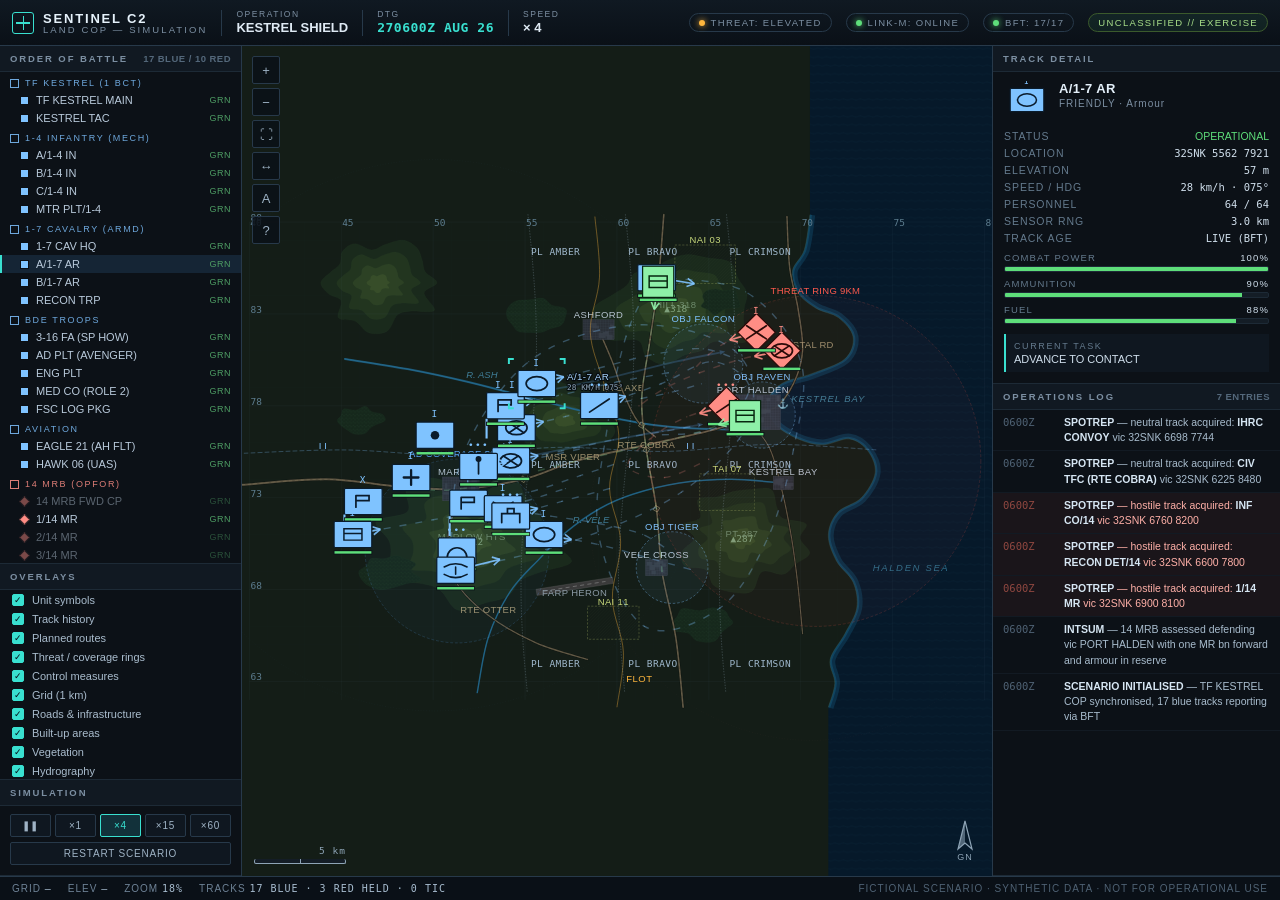
<file: bms/index.html>
<!DOCTYPE html>
<html lang="en">
<head>
<meta charset="utf-8">
<meta name="viewport" content="width=device-width, initial-scale=1">
<title>OP KESTREL SHIELD — Tactical COP Simulator</title>
<style>
  :root{
    --bg:#080b0f;
    --panel:#0c1117;
    --panel2:#111922;
    --line:#1d2a36;
    --line2:#27394a;
    --txt:#c8d6e2;
    --txt-dim:#7c8fa2;
    --accent:#39e0d0;
    --amber:#ffb63d;
    --red:#ff5a4d;
    --green:#5ede7a;
    --blue:#5aa9ff;
    --friend:#7fc3ff;
    --hostile:#ff8d85;
    --neutral:#8ef0a8;
    --unknown:#ffe27a;
  }
  *{box-sizing:border-box}
  html,body{height:100%;margin:0}
  body{
    background:var(--bg);color:var(--txt);
    font-family:"Segoe UI",Roboto,-apple-system,"Helvetica Neue",Arial,sans-serif;
    font-size:12px;overflow:hidden;-webkit-font-smoothing:antialiased;
  }
  .mono{font-family:"SF Mono",ui-monospace,"Cascadia Mono",Consolas,"Roboto Mono",monospace}
  #app{display:flex;flex-direction:column;height:100vh}

  /* ---------- top bar ---------- */
  #topbar{
    display:flex;align-items:center;gap:14px;height:46px;flex:0 0 46px;
    padding:0 12px;background:linear-gradient(180deg,#101922,#0a1017);
    border-bottom:1px solid var(--line2);
  }
  #brand{display:flex;align-items:center;gap:9px}
  #brand .mk{width:22px;height:22px;border:1.5px solid var(--accent);border-radius:3px;position:relative}
  #brand .mk:before,#brand .mk:after{content:"";position:absolute;background:var(--accent)}
  #brand .mk:before{left:3px;right:3px;top:9.5px;height:1.5px}
  #brand .mk:after{top:3px;bottom:3px;left:9.5px;width:1.5px}
  #brand b{font-size:13px;letter-spacing:.14em;color:#e6f2fb}
  #brand span{font-size:9.5px;letter-spacing:.22em;color:var(--txt-dim);display:block;margin-top:-2px}
  .sep{width:1px;height:26px;background:var(--line2)}
  .kv{display:flex;flex-direction:column;line-height:1.25}
  .kv label{font-size:8.5px;letter-spacing:.18em;color:var(--txt-dim)}
  .kv b{font-size:13px;color:#dfeaf4;font-weight:600}
  #dtg b{color:var(--accent);letter-spacing:.04em}
  .spacer{flex:1}
  .pill{
    padding:3px 9px;border:1px solid var(--line2);border-radius:11px;font-size:9.5px;
    letter-spacing:.14em;color:var(--txt-dim);display:flex;align-items:center;gap:6px;white-space:nowrap
  }
  .dot{width:6px;height:6px;border-radius:50%;background:var(--green);box-shadow:0 0 6px currentColor;color:var(--green)}
  .dot.amber{background:var(--amber);color:var(--amber)}
  .dot.red{background:var(--red);color:var(--red)}
  #threat.high{border-color:#5d2b28;color:#ffb0a8;background:rgba(255,90,77,.08)}

  /* ---------- layout ---------- */
  #main{flex:1;display:flex;min-height:0}
  aside{background:var(--panel);display:flex;flex-direction:column;min-height:0}
  #left{width:242px;flex:0 0 242px;border-right:1px solid var(--line2)}
  #right{width:288px;flex:0 0 288px;border-left:1px solid var(--line2)}
  .sec{border-bottom:1px solid var(--line);display:flex;flex-direction:column;min-height:0}
  .sec>h3{
    margin:0;padding:7px 10px;font-size:9.5px;letter-spacing:.2em;color:var(--txt-dim);
    font-weight:600;background:var(--panel2);border-bottom:1px solid var(--line);
    display:flex;justify-content:space-between;align-items:center;flex:0 0 auto;cursor:default
  }
  .sec>h3 em{font-style:normal;color:#54687b;letter-spacing:.05em}
  .scroll{overflow-y:auto;overflow-x:hidden;min-height:0}
  .scroll::-webkit-scrollbar{width:8px}
  .scroll::-webkit-scrollbar-track{background:transparent}
  .scroll::-webkit-scrollbar-thumb{background:#1e2b38;border-radius:4px}
  .scroll::-webkit-scrollbar-thumb:hover{background:#2c3f52}

  /* ---------- orbat ---------- */
  #orbat{flex:1 1 auto}
  .grp{padding:6px 10px 3px;font-size:9px;letter-spacing:.18em;color:#66798c;display:flex;align-items:center;gap:6px}
  .grp:before{content:"";width:7px;height:7px;border:1px solid currentColor}
  .grp.f{color:#6ea8dd}.grp.h{color:#dd7d76}.grp.n{color:#79c78d}
  .row{
    display:flex;align-items:center;gap:7px;padding:3px 10px 3px 18px;cursor:pointer;
    border-left:2px solid transparent;
  }
  .row:hover{background:#131d27}
  .row.sel{background:#152535;border-left-color:var(--accent)}
  .row .sq{width:9px;height:9px;flex:0 0 9px;border:1px solid #0a0e13}
  .row .nm{flex:1;font-size:11px;color:#b9cadb;white-space:nowrap;overflow:hidden;text-overflow:ellipsis}
  .row.dead .nm{color:#5c6b79;text-decoration:line-through}
  .row .st{font-size:9px;letter-spacing:.06em;color:var(--txt-dim)}
  .row .st.ok{color:#4e9d64}.row .st.deg{color:var(--amber)}.row .st.bad{color:var(--red)}
  .row.undet{opacity:.45}

  /* ---------- layers ---------- */
  #layers{flex:0 0 auto;max-height:216px}
  .lyr{display:flex;align-items:center;gap:8px;padding:3.5px 12px;cursor:pointer;font-size:11px;color:#a9bccd}
  .lyr:hover{background:#131d27}
  .lyr i{
    width:12px;height:12px;border:1px solid var(--line2);border-radius:2px;flex:0 0 12px;
    display:flex;align-items:center;justify-content:center;font-style:normal;font-size:9px;color:#04131a;background:#0a1017
  }
  .lyr.on i{background:var(--accent);border-color:var(--accent)}
  .lyr.on i:after{content:"✓"}

  /* ---------- time ---------- */
  #timebar{flex:0 0 auto;padding:8px 10px 10px}
  .btns{display:flex;gap:4px}
  .btn{
    flex:1;padding:5px 0;text-align:center;background:#0f1720;border:1px solid var(--line2);
    color:#9fb3c5;font-size:10px;letter-spacing:.08em;cursor:pointer;border-radius:2px;user-select:none
  }
  .btn:hover{background:#16222e;color:#d6e6f3}
  .btn.on{background:#12313a;border-color:var(--accent);color:var(--accent)}
  .btn.wide{flex:none;padding:5px 10px}

  /* ---------- map ---------- */
  #mapwrap{flex:1;position:relative;min-width:0;background:#050a10;overflow:hidden}
  #map{position:absolute;inset:0;width:100%;height:100%;cursor:crosshair;display:block}
  #map.pan{cursor:grabbing}
  #map.measure{cursor:cell}
  .hud{position:absolute;pointer-events:none;font-size:10px;letter-spacing:.1em;color:#7f95a8}
  #tools{
    position:absolute;top:10px;left:10px;display:flex;flex-direction:column;gap:4px;
  }
  .tool{
    width:28px;height:28px;background:rgba(10,16,23,.86);border:1px solid var(--line2);color:#9db2c4;
    display:flex;align-items:center;justify-content:center;cursor:pointer;font-size:13px;border-radius:2px
  }
  .tool:hover{border-color:var(--accent);color:var(--accent)}
  .tool.on{background:#12313a;border-color:var(--accent);color:var(--accent)}
  #legendbox{
    position:absolute;top:10px;right:10px;background:rgba(10,16,23,.9);border:1px solid var(--line2);
    padding:8px 10px;border-radius:3px;max-width:200px;display:none
  }
  #legendbox.on{display:block}
  #legendbox h4{margin:0 0 6px;font-size:9px;letter-spacing:.2em;color:var(--txt-dim);font-weight:600}
  #legendbox div{display:flex;align-items:center;gap:7px;margin:3px 0;font-size:10px;color:#a9bccd}
  #legendbox span.k{width:14px;height:10px;flex:0 0 14px;border:1px solid #05090d}
  #scalebar{position:absolute;left:12px;bottom:12px}
  #scalebar .bar{height:5px;border:1px solid #8ea4b6;border-top:none;position:relative}
  #scalebar .bar:before{content:"";position:absolute;left:50%;top:0;bottom:0;width:1px;background:#8ea4b6}
  #scalebar .lbl{text-align:right;font-size:9.5px;color:#8ea4b6;margin-bottom:2px}
  #north{position:absolute;right:14px;bottom:14px;text-align:center;color:#8ea4b6}
  #tooltip{
    position:absolute;pointer-events:none;background:rgba(8,13,19,.95);border:1px solid var(--line2);
    padding:5px 8px;font-size:10.5px;color:#cfe0ef;border-radius:2px;display:none;white-space:nowrap;z-index:5;
    box-shadow:0 4px 14px rgba(0,0,0,.55)
  }
  #banner{
    position:absolute;left:50%;transform:translateX(-50%);top:10px;
    background:rgba(60,12,8,.92);border:1px solid #7a2c25;color:#ffcfc9;
    padding:5px 14px;font-size:10.5px;letter-spacing:.16em;border-radius:2px;display:none;z-index:6
  }
  #banner.on{display:block;animation:bpulse 1.1s infinite}
  @keyframes bpulse{0%,100%{border-color:#7a2c25}50%{border-color:#ff5a4d}}

  /* ---------- right panel ---------- */
  #detail{flex:0 0 auto;padding:0}
  #detail .empty{padding:18px 12px;color:#54687b;font-size:11px;line-height:1.6}
  .card{padding:9px 11px 11px}
  .card .hd{display:flex;align-items:flex-start;gap:9px;margin-bottom:8px}
  .card .sym{width:46px;height:38px;flex:0 0 46px}
  .card .ttl b{display:block;font-size:13px;color:#e4f0fa;letter-spacing:.03em}
  .card .ttl small{color:var(--txt-dim);font-size:10px;letter-spacing:.1em}
  table.f{width:100%;border-collapse:collapse;margin-top:2px}
  table.f td{padding:2.5px 0;font-size:10.5px;vertical-align:middle}
  table.f td:first-child{color:#647a8d;letter-spacing:.09em;width:40%}
  table.f td:last-child{color:#cfdeeb;text-align:right}
  .bar{height:6px;background:#141d26;border:1px solid #1d2a36;position:relative;border-radius:2px;overflow:hidden;margin-top:3px}
  .bar i{display:block;height:100%;background:var(--green);transition:width .3s}
  .bar i.amber{background:var(--amber)}.bar i.red{background:var(--red)}
  .metric{margin:6px 0}
  .metric label{display:flex;justify-content:space-between;font-size:9.5px;letter-spacing:.12em;color:#647a8d}
  .metric label b{color:#cfdeeb;font-weight:500}

  /* ---------- log ---------- */
  #log{flex:1 1 auto}
  .ent{padding:5px 10px;border-bottom:1px solid #121a23;font-size:10.5px;line-height:1.45;display:flex;gap:7px}
  .ent time{color:#4f6274;flex:0 0 54px}
  .ent .bd{flex:1;color:#a8bccd}
  .ent .bd b{color:#d6e6f3;font-weight:600}
  .ent.warn .bd{color:#ffcf9a}
  .ent.warn time{color:#8a6a3c}
  .ent.crit{background:rgba(255,90,77,.06)}
  .ent.crit .bd{color:#ffb0a8}
  .ent.crit time{color:#8f4740}
  .ent.ok .bd{color:#a6dfb6}

  /* ---------- status bar ---------- */
  #statusbar{
    flex:0 0 24px;height:24px;display:flex;align-items:center;gap:16px;padding:0 12px;
    background:#0a1017;border-top:1px solid var(--line2);font-size:10px;color:#6e8296;letter-spacing:.1em
  }
  #statusbar b{color:#a7bccf;font-weight:500}
  @media (max-width:1150px){
    #left{width:200px;flex-basis:200px}
    #right{width:240px;flex-basis:240px}
  }
</style>
</head>
<body>
<div id="app">

  <header id="topbar">
    <div id="brand"><div class="mk"></div><div><b>SENTINEL C2</b><span>LAND COP — SIMULATION</span></div></div>
    <div class="sep"></div>
    <div class="kv"><label>OPERATION</label><b>KESTREL SHIELD</b></div>
    <div class="sep"></div>
    <div class="kv" id="dtg"><label>DTG</label><b class="mono">--</b></div>
    <div class="sep"></div>
    <div class="kv"><label>SPEED</label><b id="tsLabel">× 4</b></div>
    <div class="spacer"></div>
    <div class="pill" id="threat"><span class="dot amber"></span><span id="threatTxt">THREAT: ELEVATED</span></div>
    <div class="pill"><span class="dot"></span>LINK-M: ONLINE</div>
    <div class="pill"><span class="dot"></span>BFT: 17/17</div>
    <div class="pill" id="clsf" style="border-color:#3b5a2c;color:#a9e08a;background:rgba(94,222,122,.07)">UNCLASSIFIED // EXERCISE</div>
  </header>

  <div id="main">

    <aside id="left">
      <div class="sec" id="orbat">
        <h3>ORDER OF BATTLE <em id="obCount"></em></h3>
        <div class="scroll" id="orbatList"></div>
      </div>
      <div class="sec" id="layers">
        <h3>OVERLAYS</h3>
        <div class="scroll" id="layerList"></div>
      </div>
      <div class="sec" id="timebar">
        <h3 style="margin:-8px -10px 8px">SIMULATION</h3>
        <div class="btns" style="margin-bottom:5px">
          <div class="btn" data-ts="0">❚❚</div>
          <div class="btn" data-ts="1">×1</div>
          <div class="btn on" data-ts="4">×4</div>
          <div class="btn" data-ts="15">×15</div>
          <div class="btn" data-ts="60">×60</div>
        </div>
        <div class="btns">
          <div class="btn" id="btnReset">RESTART SCENARIO</div>
        </div>
      </div>
    </aside>

    <div id="mapwrap">
      <svg id="map"></svg>
      <div id="tools">
        <div class="tool" id="tZoomIn" title="Zoom in">+</div>
        <div class="tool" id="tZoomOut" title="Zoom out">−</div>
        <div class="tool" id="tFit" title="Fit to area of operations">⛶</div>
        <div class="tool" id="tMeasure" title="Measure range &amp; bearing">↔</div>
        <div class="tool" id="tLabels" title="Toggle unit labels">A</div>
        <div class="tool" id="tLegend" title="Legend">?</div>
      </div>
      <div id="legendbox">
        <h4>SYMBOLOGY</h4>
        <div><span class="k" style="background:#7fc3ff"></span>FRIENDLY (BLUEFOR)</div>
        <div><span class="k" style="background:#ff8d85;transform:rotate(45deg) scale(.8)"></span>HOSTILE (OPFOR)</div>
        <div><span class="k" style="background:#8ef0a8"></span>NEUTRAL</div>
        <div><span class="k" style="background:#ffe27a;border-radius:50%"></span>UNKNOWN / PENDING</div>
        <div style="margin-top:7px;color:#647a8d;font-size:9.5px;line-height:1.5">
          Dashed frame = last known position, track not currently held. Echelon: I coy · II bn · X bde.
        </div>
      </div>
      <div id="banner">⚠ TROOPS IN CONTACT</div>
      <div id="tooltip"></div>
      <div class="hud" id="scalebar">
        <div class="lbl mono">0</div><div class="bar" style="width:100px"></div>
      </div>
      <div class="hud" id="north">
        <svg width="26" height="34" viewBox="0 0 26 34"><path d="M13 2 L20 30 L13 24 L6 30 Z" fill="none" stroke="#8ea4b6" stroke-width="1.2"/><path d="M13 2 L13 24 L6 30 Z" fill="#8ea4b6" opacity=".55"/></svg>
        <div style="font-size:9px;margin-top:-3px">GN</div>
      </div>
    </div>

    <aside id="right">
      <div class="sec" id="detail">
        <h3>TRACK DETAIL</h3>
        <div id="detailBody"><div class="empty">No track selected.<br><br>Select a symbol on the map or a unit in the order of battle to view its status, holdings and current tasking.</div></div>
      </div>
      <div class="sec" id="log">
        <h3>OPERATIONS LOG <em id="logCount"></em></h3>
        <div class="scroll" id="logList"></div>
      </div>
    </aside>

  </div>

  <footer id="statusbar">
    <span>GRID <b id="sbGrid" class="mono">—</b></span>
    <span>ELEV <b id="sbElev" class="mono">—</b></span>
    <span>ZOOM <b id="sbZoom" class="mono">—</b></span>
    <span>TRACKS <b id="sbTracks" class="mono">—</b></span>
    <span id="sbMeasure" style="color:#39e0d0"></span>
    <span class="spacer" style="flex:1"></span>
    <span style="color:#4f6274">FICTIONAL SCENARIO · SYNTHETIC DATA · NOT FOR OPERATIONAL USE</span>
  </footer>
</div>

<script>
/* ============================================================================
   SENTINEL C2 — a browser-based simulation of a land battle-management
   common operational picture. Everything here is invented: the terrain,
   the units, the scenario. Symbology is *inspired by* MIL-STD-2525 /
   APP-6 but deliberately simplified.
   ========================================================================== */

const W = 4000, H = 2600;      // world extent in map units
const MPU = 10;                 // metres per map unit -> 40 km x 26 km AO
const m2u = m => m / MPU;

/* ---------------------------------------------------------------- helpers */
const svgNS = "http://www.w3.org/2000/svg";
const el = (tag, attrs = {}, parent = null) => {
  const n = document.createElementNS(svgNS, tag);
  for (const k in attrs) n.setAttribute(k, attrs[k]);
  if (parent) parent.appendChild(n);
  return n;
};
const $ = s => document.querySelector(s);
const clamp = (v, a, b) => v < a ? a : v > b ? b : v;
const dist = (a, b) => Math.hypot(a.x - b.x, a.y - b.y);
const pad = (n, w) => String(Math.floor(n)).padStart(w, "0");

// Catmull-Rom -> cubic bezier path, for organic coastlines / rivers / roads
function smooth(pts, closed = false, tension = 1) {
  if (pts.length < 2) return "";
  const p = closed ? [pts[pts.length - 1], ...pts, pts[0], pts[1]] : [pts[0], ...pts, pts[pts.length - 1]];
  let d = `M${pts[0][0].toFixed(1)},${pts[0][1].toFixed(1)}`;
  for (let i = 1; i < p.length - 2; i++) {
    const [x0, y0] = p[i - 1], [x1, y1] = p[i], [x2, y2] = p[i + 1], [x3, y3] = p[i + 2];
    const c1x = x1 + (x2 - x0) / 6 * tension, c1y = y1 + (y2 - y0) / 6 * tension;
    const c2x = x2 - (x3 - x1) / 6 * tension, c2y = y2 - (y3 - y1) / 6 * tension;
    d += `C${c1x.toFixed(1)},${c1y.toFixed(1)} ${c2x.toFixed(1)},${c2y.toFixed(1)} ${x2.toFixed(1)},${y2.toFixed(1)}`;
  }
  if (closed) d += "Z";
  return d;
}
// deterministic pseudo-random so the terrain is identical every load
let _seed = 20260827;
const rnd = () => (_seed = (_seed * 1103515245 + 12345) & 0x7fffffff) / 0x7fffffff;

/* =========================================================== TERRAIN DATA */
const COAST = [[3050,-40],[3020,150],[2955,265],[2985,385],[3085,470],[3205,520],[3285,625],[3240,745],
  [3060,825],[2895,880],[2815,985],[2860,1100],[2985,1180],[3120,1212],[3265,1180],[3365,1245],
  [3405,1365],[3330,1500],[3200,1580],[3150,1705],[3195,1845],[3285,1960],[3305,2100],[3240,2240],
  [3160,2380],[3185,2510],[3150,2640]];

const RIVERS = [
  [[520,745],[860,800],[1180,868],[1520,955],[1860,1040],[2210,1105],[2560,1128],[2830,1120]],   // R. ASH
  [[1240,2560],[1300,2260],[1420,2010],[1580,1830],[1720,1690],[1905,1560],[2090,1480],[2340,1420],[2620,1400],[2900,1420]] // R. VELE
];

const ROADS = [
  { n:"MSR VIPER", w:11, p:[[-40,1430],[420,1400],[820,1440],[1150,1452],[1490,1400],[1760,1305],[2050,1235],[2320,1178],[2560,1120],[2700,1055]] },
  { n:"RTE AXE",   w:8,  p:[[1900,585],[1975,760],[2035,930],[2110,1080],[2210,1170]] },
  { n:"RTE COBRA", w:9,  p:[[2255,-40],[2225,320],[2180,640],[2135,960],[2160,1240],[2215,1560],[2245,1900],[2320,2260],[2360,2640]] },
  { n:"RTE OTTER", w:7,  p:[[1150,1452],[1080,1720],[1120,1950],[1300,2140],[1560,2290],[1840,2380]] },
  { n:"COASTAL RD",w:8,  p:[[2700,1055],[2860,1010],[2960,880],[3010,700],[2985,470],[2940,250],[2925,-30]] },
  { n:"",          w:6,  p:[[2700,1055],[2830,1230],[2900,1470],[2950,1720],[2985,1980],[3010,2240]] }
];

const URBAN = [
  { n:"PORT HALDEN", x:2740, y:1035, w:300, h:190, big:true },
  { n:"MARLOW",      x:1150, y:1452, w:200, h:130 },
  { n:"ASHFORD",     x:1900, y:585,  w:170, h:110 },
  { n:"VELE CROSS",  x:2215, y:1880, w:120, h:88 },
  { n:"KESTREL BAY", x:2905, y:1420, w:110, h:74 }
];

const FORESTS = [[760,1900,320,180],[1560,520,300,190],[2480,2180,340,170],[600,1080,240,140],[2560,430,210,130]];

// high ground: [cx, cy, rx, ry, spot-height, name]
const HILLS = [
  [1210,1735, 470,330, 412, "MARLOW HTS"],
  [2320, 470, 380,280, 318, "HILL 318"],
  [ 700, 330, 300,230, 265, ""],
  [2680,1720, 330,250, 287, "PT 287"],
  [1720,1080, 250,180, 190, ""]
];

/* ==================================================== TACTICAL GRAPHICS */
const PHASELINES = [
  { n:"PL AMBER",  x:1520 }, { n:"PL BRAVO", x:2050 }, { n:"PL CRIMSON", x:2600 }
];
const OBJECTIVES = [
  { n:"OBJ FALCON", x:2470, y:770,  r:215 },
  { n:"OBJ TIGER",  x:2300, y:1880, r:195 },
  { n:"OBJ RAVEN",  x:2790, y:1050, r:180 }
];
const NAIS = [
  { n:"NAI 03", x:2480, y:230, w:330, h:210 },
  { n:"TAI 07", x:2600, y:1470, w:300, h:200 },
  { n:"NAI 11", x:1980, y:2180, w:280, h:180 }
];
const FLOT = [[1880,-30],[1905,300],[1855,600],[1930,880],[2010,1160],[1960,1450],[2020,1740],[1975,2050],[2035,2340],[2000,2640]];
const BOUNDARY = [[-30,1258],[520,1240],[1100,1268],[1680,1226],[2260,1248],[2840,1210],[3420,1240]];

/* ============================================================ UNIT ROSTER */
/* sid: F friend, H hostile, N neutral, U unknown
   type: hq inf mech armor recon arty mortar eng ad med sup rotary uav ship
   ech:  '' | 'sqd' | 'plt' | 'coy' | 'bn' | 'bde'                        */
const ROSTER = [
  // ---- BLUEFOR : Task Force KESTREL (1 BCT) ----------------------------
  {id:"TFK",  n:"TF KESTREL MAIN", sid:"F", type:"hq",   ech:"bde", grp:"TF KESTREL (1 BCT)", pos:[620,1520], pers:64,  det:2500},
  {id:"TAC",  n:"KESTREL TAC",     sid:"F", type:"hq",   ech:"coy", grp:"TF KESTREL (1 BCT)", pos:[1190,1530], pers:22, det:2500,
     rt:[[1190,1530],[1520,1470],[1800,1380],[2040,1300]], spd:18},
  {id:"A14",  n:"A/1-4 IN",  sid:"F", type:"mech", ech:"coy", grp:"1-4 INFANTRY (MECH)", pos:[1450,1120], pers:132, det:2600,
     rt:[[1450,1120],[1720,1058],[2010,985],[2280,930],[2460,880]], spd:22},
  {id:"B14",  n:"B/1-4 IN",  sid:"F", type:"mech", ech:"coy", grp:"1-4 INFANTRY (MECH)", pos:[1420,1300], pers:128, det:2600,
     rt:[[1420,1300],[1700,1245],[1980,1185],[2250,1140],[2450,1105]], spd:20},
  {id:"C14",  n:"C/1-4 IN",  sid:"F", type:"inf",  ech:"coy", grp:"1-4 INFANTRY (MECH)", pos:[1380,1560], pers:119, det:2200,
     rt:[[1380,1560],[1640,1600],[1900,1640],[2140,1700],[2300,1800]], spd:7},
  {id:"M14",  n:"MTR PLT/1-4", sid:"F", type:"mortar", ech:"plt", grp:"1-4 INFANTRY (MECH)", pos:[1245,1330], pers:28, det:1500, wpn:7000,
     rt:[[1245,1330],[1560,1285],[1820,1230]], spd:14},
  {id:"CAV",  n:"1-7 CAV HQ", sid:"F", type:"hq",  ech:"bn",  grp:"1-7 CAVALRY (ARMD)", pos:[1390,1000], pers:30, det:2500,
     rt:[[1390,1000],[1700,940],[2000,870],[2280,820]], spd:24},
  {id:"A17",  n:"A/1-7 AR",  sid:"F", type:"armor", ech:"coy", grp:"1-7 CAVALRY (ARMD)", pos:[1560,880], pers:64, det:3000, wpn:3000,
     rt:[[1560,880],[1880,800],[2200,720],[2470,690],[2680,760]], spd:28},
  {id:"B17",  n:"B/1-7 AR",  sid:"F", type:"armor", ech:"coy", grp:"1-7 CAVALRY (ARMD)", pos:[1600,1700], pers:62, det:3000, wpn:3000,
     rt:[[1600,1700],[1900,1755],[2180,1830],[2400,1890]], spd:26},
  {id:"RCN",  n:"RECON TRP", sid:"F", type:"recon", ech:"plt", grp:"1-7 CAVALRY (ARMD)", pos:[1900,1000], pers:34, det:4600,
     rt:[[1900,1000],[2240,880],[2520,760],[2720,900],[2540,1120],[2200,1160]], spd:34, loop:"pingpong"},
  {id:"FA",   n:"3-16 FA (SP HOW)", sid:"F", type:"arty", ech:"coy", grp:"BDE TROOPS", pos:[1010,1160], pers:78, det:1500, wpn:15000},
  {id:"AD",   n:"AD PLT (AVENGER)", sid:"F", type:"ad",  ech:"plt", grp:"BDE TROOPS", pos:[1130,1790], pers:24, det:12000, ring:5000},
  {id:"ENG",  n:"ENG PLT",  sid:"F", type:"eng",  ech:"plt", grp:"BDE TROOPS", pos:[1420,1600], pers:30, det:1500,
     rt:[[1420,1600],[1700,1520],[1960,1450]], spd:16},
  {id:"MED",  n:"MED CO (ROLE 2)", sid:"F", type:"med", ech:"coy", grp:"BDE TROOPS", pos:[880,1390], pers:56, det:1000},
  {id:"LOG",  n:"FSC LOG PKG", sid:"F", type:"sup", ech:"coy", grp:"BDE TROOPS", pos:[560,1700], pers:70, det:1200,
     rt:[[560,1700],[1000,1620],[1420,1540],[1720,1450]], spd:26, loop:"pingpong"},
  {id:"EGL",  n:"EAGLE 21 (AH FLT)", sid:"F", type:"rotary", ech:"", grp:"AVIATION", pos:[1100,1900], pers:8, det:6500, wpn:4200,
     rt:[[1100,1900],[1750,1740],[2350,1470],[2720,1080],[2640,700],[2100,560],[1520,760],[1150,1300],[1100,1900]], spd:165, loop:"loop"},
  {id:"HWK",  n:"HAWK 06 (UAS)", sid:"F", type:"uav", ech:"", grp:"AVIATION", pos:[2200,300], pers:0, det:9000,
     rt:[[2200,300],[2700,380],[3000,760],[2960,1240],[2820,1720],[2560,2100],[2150,2200],[1900,1700],[1950,1100],[2050,620],[2200,300]], spd:115, loop:"loop"},

  // ---- OPFOR : 14th Motor Rifle Brigade ---------------------------------
  {id:"H14",  n:"14 MRB FWD CP", sid:"H", type:"hq", ech:"bn", grp:"14 MRB (OPFOR)", pos:[2985,1900], pers:40, det:2400},
  {id:"H1",   n:"1/14 MR", sid:"H", type:"mech", ech:"coy", grp:"14 MRB (OPFOR)", pos:[2900,700], pers:118, det:2400,
     rt:[[2900,700],[2680,745],[2450,820],[2260,905],[2120,1000]], spd:21},
  {id:"H2",   n:"2/14 MR", sid:"H", type:"mech", ech:"coy", grp:"14 MRB (OPFOR)", pos:[2955,1455], pers:112, det:2400,
     rt:[[2955,1455],[2740,1430],[2530,1408],[2350,1420],[2200,1470]], spd:19},
  {id:"H3",   n:"3/14 MR", sid:"H", type:"mech", ech:"coy", grp:"14 MRB (OPFOR)", pos:[3010,2110], pers:109, det:2400,
     rt:[[3010,2110],[2790,2060],[2570,1990],[2400,1930],[2280,1900]], spd:18},
  {id:"HTK",  n:"TK CO/14", sid:"H", type:"armor", ech:"coy", grp:"14 MRB (OPFOR)", pos:[2865,1150], pers:58, det:2800, wpn:2800,
     rt:[[2865,1150],[2640,1180],[2430,1235],[2280,1290]], spd:25},
  {id:"HAR",  n:"ARTY BTY/14", sid:"H", type:"arty", ech:"coy", grp:"14 MRB (OPFOR)", pos:[3055,1620], pers:66, det:1400, wpn:12000},
  {id:"HAD",  n:"SAM SITE ALPHA", sid:"H", type:"ad", ech:"plt", grp:"14 MRB (OPFOR)", pos:[3080,1300], pers:32, det:16000, ring:9000},
  {id:"HRC",  n:"RECON DET/14", sid:"H", type:"recon", ech:"plt", grp:"14 MRB (OPFOR)", pos:[2600,1000], pers:26, det:3600,
     rt:[[2600,1000],[2380,1060],[2180,1180],[2060,1330],[2260,1390],[2500,1290]], spd:31, loop:"pingpong"},
  {id:"HIN",  n:"INF CO/14", sid:"H", type:"inf", ech:"coy", grp:"14 MRB (OPFOR)", pos:[2760,600], pers:96, det:2000,
     rt:[[2760,600],[2620,640],[2500,720],[2420,800]], spd:6},
  {id:"HLG",  n:"SUP DET/14", sid:"H", type:"sup", ech:"plt", grp:"14 MRB (OPFOR)", pos:[3010,1780], pers:34, det:900,
     rt:[[3010,1780],[2900,1500],[2830,1240],[2900,1500]], spd:22, loop:"pingpong"},

  // ---- NEUTRAL / UNKNOWN -------------------------------------------------
  {id:"NGO",  n:"IHRC CONVOY", sid:"N", type:"sup", ech:"", grp:"NEUTRAL / UNKNOWN", pos:[2700,1055], pers:18, det:0,
     rt:[[2700,1055],[2320,1178],[1760,1305],[1150,1452],[820,1440]], spd:24},
  {id:"CIV",  n:"CIV TFC (RTE COBRA)", sid:"N", type:"sup", ech:"", grp:"NEUTRAL / UNKNOWN", pos:[2225,320], pers:0, det:0,
     rt:[[2225,320],[2180,640],[2135,960],[2160,1240],[2215,1560],[2245,1900]], spd:38, loop:"pingpong"},
  {id:"U17",  n:"TRK 0417", sid:"U", type:"inf", ech:"", grp:"NEUTRAL / UNKNOWN", pos:[2560,1660], pers:0, det:0,
     rt:[[2560,1660],[2440,1720],[2360,1620],[2500,1560]], spd:12, loop:"pingpong"},
  {id:"U18",  n:"TRK 0418 (SURF)", sid:"U", type:"ship", ech:"", grp:"NEUTRAL / UNKNOWN", pos:[3320,900], pers:0, det:0,
     rt:[[3320,900],[3480,1080],[3520,1400],[3400,1720],[3300,1400],[3320,900]], spd:26, loop:"loop"}
];

/* ======================================================== SVG SCAFFOLDING */
const svg = $("#map");
const defs = el("defs", {}, svg);

// hatch for urban areas
let p = el("pattern", {id:"urbanHatch", width:"14", height:"14", patternUnits:"userSpaceOnUse"}, defs);
el("rect", {width:14, height:14, fill:"#2b3038"}, p);
el("path", {d:"M0 7h14M7 0v14", stroke:"#3c434e", "stroke-width":"1.4"}, p);
// forest stipple
p = el("pattern", {id:"forest", width:"20", height:"20", patternUnits:"userSpaceOnUse"}, defs);
el("rect", {width:20, height:20, fill:"#16281c"}, p);
el("circle", {cx:6, cy:6, r:2.6, fill:"#1e3826"}, p);
el("circle", {cx:15, cy:14, r:2.6, fill:"#1e3826"}, p);
// sea shimmer
p = el("pattern", {id:"seaLines", width:"46", height:"46", patternUnits:"userSpaceOnUse"}, defs);
el("rect", {width:46, height:46, fill:"none"}, p);
el("path", {d:"M0 23q11 -7 23 0t23 0", stroke:"#123a55", "stroke-width":"1.1", fill:"none", opacity:".55"}, p);
// diagonal hatch for restricted / NAI
p = el("pattern", {id:"nai", width:"12", height:"12", patternUnits:"userSpaceOnUse", patternTransform:"rotate(45)"}, defs);
el("path", {d:"M0 0v12", stroke:"#5c6f45", "stroke-width":"1", opacity:".5"}, p);
// glow filter
const flt = el("filter", {id:"glow", x:"-60%", y:"-60%", width:"220%", height:"220%"}, defs);
el("feGaussianBlur", {stdDeviation:"3.2", result:"b"}, flt);
const fm = el("feMerge", {}, flt);
el("feMergeNode", {in:"b"}, fm); el("feMergeNode", {in:"SourceGraphic"}, fm);

const world = el("g", {id:"world"}, svg);
const LAYERS = {};
["terrain","hydro","forest","roads","urban","grid","graphics","routes","rings","trails","effects","units","measure"]
  .forEach(k => LAYERS[k] = el("g", {id:"L-" + k}, world));

/* ---------------------------------------------------------- draw terrain */
function drawTerrain() {
  const T = LAYERS.terrain;
  // sea
  el("rect", {x:-6000, y:-6000, width:W + 12000, height:H + 12000, fill:"#06192a"}, T);
  el("rect", {x:-6000, y:-6000, width:W + 12000, height:H + 12000, fill:"url(#seaLines)"}, T);
  // shelf glow near coast
  const coastPath = smooth(COAST);
  el("path", {d:coastPath, fill:"none", stroke:"#0f4360", "stroke-width":58, opacity:".55"}, T);
  el("path", {d:coastPath, fill:"none", stroke:"#155a7d", "stroke-width":22, opacity:".5"}, T);

  // land mass
  const land = `M-6000,-6000 L${COAST[0][0]},-6000 ` + smooth(COAST).slice(1) +
               ` L${COAST[COAST.length-1][0]},${H+6000} L-6000,${H+6000} Z`;
  el("path", {d:land, fill:"#141d17"}, T);
  el("path", {d:smooth(COAST), fill:"none", stroke:"#3d5a52", "stroke-width":2.2}, T);

  // elevation bands
  HILLS.forEach(([cx, cy, rx, ry, spot, name], hi) => {
    const jit = Array.from({length:22}, () => 0.78 + rnd() * 0.44);
    [[1.0,"#1a2a1c"],[0.72,"#22351f"],[0.44,"#2c4124"],[0.2,"#374d29"]].forEach(([s, col], bi) => {
      const pts = jit.map((j, i) => {
        const a = i / jit.length * Math.PI * 2;
        return [cx + Math.cos(a) * rx * s * j, cy + Math.sin(a) * ry * s * j];
      });
      el("path", {d:smooth(pts, true), fill:col, stroke:"#3a5236", "stroke-width":bi === 0 ? 1.1 : .8, "stroke-opacity":".5"}, T);
    });
    if (name) {
      el("text", {x:cx, y:cy - 4, fill:"#6d8a6b", "font-size":22, "text-anchor":"middle",
        "letter-spacing":"2", "font-family":"sans-serif"}, T).textContent = name;
      el("text", {x:cx, y:cy + 20, fill:"#7fa07c", "font-size":19, "text-anchor":"middle",
        "font-family":"monospace"}, T).textContent = "▲" + spot;
    }
  });

  // forests
  FORESTS.forEach(([x, y, w, h]) => {
    const pts = Array.from({length:14}, (_, i) => {
      const a = i / 14 * Math.PI * 2, j = 0.75 + rnd() * 0.5;
      return [x + Math.cos(a) * w / 2 * j, y + Math.sin(a) * h / 2 * j];
    });
    el("path", {d:smooth(pts, true), fill:"url(#forest)", stroke:"#1f3a26", "stroke-width":1.2}, LAYERS.forest);
  });

  // rivers
  RIVERS.forEach((r, i) => {
    el("path", {d:smooth(r), fill:"none", stroke:"#1d5878", "stroke-width":i ? 8 : 11,
      "stroke-linecap":"round", opacity:".95"}, LAYERS.hydro);
    el("path", {d:smooth(r), fill:"none", stroke:"#2b7ea3", "stroke-width":i ? 3 : 4,
      "stroke-linecap":"round", opacity:".7"}, LAYERS.hydro);
  });
  el("text", {x:1180, y:848, fill:"#3f7d97", "font-size":17, "font-style":"italic"}, LAYERS.hydro).textContent = "R. ASH";
  el("text", {x:1760, y:1640, fill:"#3f7d97", "font-size":17, "font-style":"italic"}, LAYERS.hydro).textContent = "R. VELE";

  // roads
  ROADS.forEach(r => {
    const d = smooth(r.p);
    el("path", {d, fill:"none", stroke:"#0d1410", "stroke-width":r.w + 5, "stroke-linecap":"round"}, LAYERS.roads);
    el("path", {d, fill:"none", stroke:"#5a5240", "stroke-width":r.w, "stroke-linecap":"round"}, LAYERS.roads);
    el("path", {d, fill:"none", stroke:"#8a7d5e", "stroke-width":Math.max(1.4, r.w * .28),
      "stroke-dasharray":"18 14", opacity:".65"}, LAYERS.roads);
    if (r.n) {
      const mid = r.p[Math.floor(r.p.length / 2)];
      const t = el("text", {x:mid[0], y:mid[1] - 12, fill:"#9c8f6d", "font-size":16,
        "text-anchor":"middle", "letter-spacing":"1.5"}, LAYERS.roads);
      t.textContent = r.n;
    }
  });

  // bridges where roads meet rivers (decorative)
  [[1490,1400],[2135,1105],[2215,1560],[2160,1240]].forEach(([x, y]) => {
    el("rect", {x:x - 13, y:y - 13, width:26, height:26, fill:"none", stroke:"#c9b98d",
      "stroke-width":2.4, transform:`rotate(30 ${x} ${y})`}, LAYERS.roads);
  });

  // airfield
  const af = el("g", {}, LAYERS.roads);
  el("rect", {x:1560, y:1965, width:420, height:34, fill:"#3a3a3a", stroke:"#6d6d6d",
    "stroke-width":1.5, transform:"rotate(-9 1770 1982)"}, af);
  el("path", {d:"M1600 1982 H1940", stroke:"#b9b9b9", "stroke-width":2, "stroke-dasharray":"22 18",
    transform:"rotate(-9 1770 1982)"}, af);
  el("text", {x:1770, y:2035, fill:"#8b9aa5", "font-size":16, "text-anchor":"middle",
    "letter-spacing":"2"}, af).textContent = "FARP HERON";

  // urban
  URBAN.forEach(u => {
    const g = el("g", {}, LAYERS.urban);
    el("rect", {x:u.x - u.w / 2, y:u.y - u.h / 2, width:u.w, height:u.h,
      fill:"url(#urbanHatch)", stroke:"#4b535e", "stroke-width":1.4, opacity:".95"}, g);
    // a few blocks for texture
    for (let i = 0; i < (u.big ? 16 : 8); i++) {
      const bw = 14 + rnd() * 26, bh = 10 + rnd() * 20;
      el("rect", {x:u.x - u.w / 2 + rnd() * (u.w - bw), y:u.y - u.h / 2 + rnd() * (u.h - bh),
        width:bw, height:bh, fill:"#39404a", opacity:".8"}, g);
    }
    el("text", {x:u.x, y:u.y - u.h / 2 - 9, fill:"#b9c6d2", "font-size":u.big ? 24 : 19,
      "text-anchor":"middle", "letter-spacing":"2.5"}, g).textContent = u.n;
  });

  // port symbol
  el("text", {x:2905, y:1005, fill:"#7fa9c4", "font-size":26, "text-anchor":"middle"}, LAYERS.urban).textContent = "⚓";
  el("text", {x:3150, y:980, fill:"#3f7d97", "font-size":24, "letter-spacing":"5",
    "font-style":"italic", "text-anchor":"middle"}, LAYERS.urban).textContent = "KESTREL BAY";
  el("text", {x:3600, y:1900, fill:"#2f6d8a", "font-size":30, "letter-spacing":"9",
    "font-style":"italic", "text-anchor":"middle"}, LAYERS.urban).textContent = "HALDEN SEA";
}

/* ------------------------------------------------------------- grid (1km) */
function drawGrid() {
  const G = LAYERS.grid;
  for (let x = 0; x <= W; x += 100) {
    el("path", {d:`M${x} 0V${H}`, stroke:"#5d7d8f", "stroke-width":x % 500 === 0 ? 1.1 : .5,
      opacity:x % 500 === 0 ? .34 : .16}, G);
    if (x % 500 === 0) el("text", {x:x + 5, y:20, fill:"#5d7d8f", "font-size":15,
      "font-family":"monospace", opacity:".6"}, G).textContent = pad(40 + x / 100, 2);
  }
  for (let y = 0; y <= H; y += 100) {
    el("path", {d:`M0 ${y}H${W}`, stroke:"#5d7d8f", "stroke-width":y % 500 === 0 ? 1.1 : .5,
      opacity:y % 500 === 0 ? .34 : .16}, G);
    if (y % 500 === 0) el("text", {x:6, y:y - 6, fill:"#5d7d8f", "font-size":15,
      "font-family":"monospace", opacity:".6"}, G).textContent = pad(88 - y / 100, 2);
  }
}

/* --------------------------------------------------- tactical graphics */
function drawGraphics() {
  const G = LAYERS.graphics;
  // boundary (with echelon ticks)
  el("path", {d:smooth(BOUNDARY), fill:"none", stroke:"#7fc3ff", "stroke-width":2.2,
    "stroke-dasharray":"26 12", opacity:".7"}, G);
  [400, 1400, 2400].forEach(bx => {
    const by = 1245;
    el("text", {x:bx, y:by - 8, fill:"#7fc3ff", "font-size":20, "text-anchor":"middle",
      "letter-spacing":"1"}, G).textContent = "I I";
  });

  // FLOT
  el("path", {d:smooth(FLOT), fill:"none", stroke:"#ffb63d", "stroke-width":2.6, opacity:".8"}, G);
  el("text", {x:2050, y:2500, fill:"#ffb63d", "font-size":19, "letter-spacing":"3"}, G).textContent = "FLOT";

  // phase lines
  PHASELINES.forEach(pl => {
    const pts = [];
    for (let y = -40; y <= H + 40; y += 260) pts.push([pl.x + Math.sin(y / 420) * 42, y]);
    el("path", {d:smooth(pts), fill:"none", stroke:"#9fb8cc", "stroke-width":2,
      "stroke-dasharray":"3 12", "stroke-linecap":"round", opacity:".75"}, G);
    [180, 1340, 2420].forEach(ly => {
      el("text", {x:pl.x + 12, y:ly, fill:"#9fb8cc", "font-size":18, "letter-spacing":"2.5",
        "font-family":"monospace"}, G).textContent = pl.n;
    });
  });

  // objectives
  OBJECTIVES.forEach(o => {
    el("circle", {cx:o.x, cy:o.y, r:o.r, fill:"rgba(127,195,255,.05)", stroke:"#7fc3ff",
      "stroke-width":2, "stroke-dasharray":"14 10"}, G);
    el("text", {x:o.x, y:o.y - o.r - 10, fill:"#7fc3ff", "font-size":19, "text-anchor":"middle",
      "letter-spacing":"2.5"}, G).textContent = o.n;
  });

  // NAI / TAI boxes
  NAIS.forEach(nz => {
    el("rect", {x:nz.x - nz.w / 2, y:nz.y - nz.h / 2, width:nz.w, height:nz.h,
      fill:"url(#nai)", stroke:"#b9c96f", "stroke-width":1.8, "stroke-dasharray":"12 8", opacity:".85"}, G);
    el("text", {x:nz.x, y:nz.y - nz.h / 2 - 9, fill:"#c8d97c", "font-size":18,
      "text-anchor":"middle", "letter-spacing":"2"}, G).textContent = nz.n;
  });

  // axis of advance arrows (blue)
  [[[1500,940],[1900,860],[2320,760],[2560,710]], [[1440,1290],[1820,1215],[2200,1145],[2440,1105]]]
    .forEach(a => {
      el("path", {d:smooth(a), fill:"none", stroke:"#5aa9ff", "stroke-width":10, opacity:".22"}, G);
      const [x2, y2] = a[a.length - 1], [x1, y1] = a[a.length - 2];
      const ang = Math.atan2(y2 - y1, x2 - x1) * 180 / Math.PI;
      el("path", {d:"M0,-13 L30,0 L0,13 Z", fill:"#5aa9ff", opacity:".3",
        transform:`translate(${x2},${y2}) rotate(${ang})`}, G);
    });
}

/* ==================================================== SYMBOLOGY RENDERING */
const SID = {
  F:{fill:"#7fc3ff", line:"#0a1b2b", txt:"#0a1b2b", label:"#a9d6ff"},
  H:{fill:"#ff8d85", line:"#2b0a08", txt:"#2b0a08", label:"#ffb3ac"},
  N:{fill:"#8ef0a8", line:"#07260f", txt:"#07260f", label:"#a9f5bd"},
  U:{fill:"#ffe27a", line:"#2b2205", txt:"#2b2205", label:"#ffeda6"}
};
const ECH = {sqd:"•", plt:"•••", coy:"I", bn:"I I", bde:"X"};
const TYPE_NAME = {
  hq:"Headquarters", inf:"Infantry", mech:"Mechanised Infantry", armor:"Armour",
  recon:"Reconnaissance", arty:"Field Artillery", mortar:"Mortar", eng:"Combat Engineer",
  ad:"Air Defence", med:"Medical", sup:"Combat Service Support", rotary:"Attack Aviation",
  uav:"Unmanned Aerial System", ship:"Surface Vessel"
};

function frameShape(sid) {
  if (sid === "F") return ["rect", {x:-23, y:-16, width:46, height:32, rx:1.5}];
  if (sid === "H") return ["path", {d:"M0,-23 L23,0 L0,23 L-23,0 Z"}];
  if (sid === "N") return ["rect", {x:-19, y:-19, width:38, height:38}];
  return ["path", {d:"M-13,-19 A10,10 0 0 1 13,-19 A10,10 0 0 1 19,0 A10,10 0 0 1 13,19 A10,10 0 0 1 -13,19 A10,10 0 0 1 -19,0 A10,10 0 0 1 -13,-19 Z"}];
}

function drawIcon(g, type, col) {
  const S = {stroke:col, "stroke-width":2.1, fill:"none", "stroke-linecap":"round"};
  switch (type) {
    case "inf":  el("path", {d:"M-12,-8 L12,8 M12,-8 L-12,8", ...S}, g); break;
    case "mech": el("ellipse", {cx:0, cy:0, rx:13, ry:8.5, ...S}, g);
                 el("path", {d:"M-9,-6 L9,6 M9,-6 L-9,6", ...S}, g); break;
    case "armor":el("ellipse", {cx:0, cy:0, rx:13, ry:8.5, ...S}, g); break;
    case "recon":el("path", {d:"M-12,8 L12,-8", ...S}, g); break;
    case "arty": el("circle", {cx:0, cy:0, r:5.2, fill:col, stroke:"none"}, g); break;
    case "mortar":el("path", {d:"M0,9 L0,-9", ...S}, g);
                 el("circle", {cx:0, cy:-9, r:3.6, fill:col, stroke:"none"}, g); break;
    case "eng":  el("path", {d:"M-11,8 L-11,-3 L11,-3 L11,8 M-4,-3 L-4,-9 L4,-9 L4,-3", ...S}, g); break;
    case "ad":   el("path", {d:"M-12,8 A12,12 0 0 1 12,8", ...S}, g); break;
    case "med":  el("path", {d:"M0,-9 L0,9 M-9,0 L9,0", ...S, "stroke-width":2.8}, g); break;
    case "sup":  el("path", {d:"M-11,7 L11,7 L11,-7 L-11,-7 Z M-11,-1 L11,-1", ...S, "stroke-width":1.8}, g); break;
    case "hq":   el("path", {d:"M-9,-7 L-9,7 M-9,-7 L7,-7 L7,-1 L-9,-1", ...S}, g); break;
    case "rotary":el("path", {d:"M-14,-4 Q0,-12 14,-4 M-14,5 Q0,13 14,5 M0,-4 L0,5", ...S, "stroke-width":1.9}, g); break;
    case "uav":  el("path", {d:"M-14,0 L14,0 M-6,-7 L0,0 L6,-7 M0,0 L0,8", ...S, "stroke-width":1.9}, g); break;
    case "ship": el("path", {d:"M-13,4 L13,4 L9,10 L-9,10 Z M0,4 L0,-9 M0,-9 L9,-4", ...S, "stroke-width":1.8}, g); break;
  }
}

/* small standalone symbol used in the detail card */
function symbolSVG(u) {
  const s = document.createElementNS(svgNS, "svg");
  s.setAttribute("viewBox", "-30 -26 60 52");
  s.setAttribute("class", "sym");
  const c = SID[u.sid];
  const [tag, at] = frameShape(u.sid);
  el(tag, {...at, fill:c.fill, stroke:c.line, "stroke-width":1.6}, s);
  if (u.type === "hq") el("path", {d:"M-23,16 L-23,26", stroke:c.fill, "stroke-width":2.4}, s);
  drawIcon(s, u.type, c.txt);
  if (u.ech) el("text", {x:0, y:-22, fill:c.fill, "font-size":11, "text-anchor":"middle",
    "letter-spacing":"1.5", "font-family":"monospace"}, s).textContent = ECH[u.ech];
  return s;
}

/* ============================================================ SIM STATE */
let units = [], events = [], effects = [], contacts = new Map();
let simT = 0, timeScale = 4, selected = null, hovered = null;
let contactActive = 0;
const BASE = Date.UTC(2026, 7, 27, 6, 0, 0);

function buildUnits() {
  units = ROSTER.map(r => {
    const u = {
      ...r,
      x:r.pos[0], y:r.pos[1], hx:r.pos[0], hy:r.pos[1],
      hdg:90, spd:r.spd || 0, curSpd:0,
      route:r.rt || null, seg:0, segT:0, dir:1, loop:r.loop || "once",
      cp:100, ammo:88 + Math.floor(rnd() * 12), fuel:78 + Math.floor(rnd() * 22),
      persMax:r.pers || 0, persNow:r.pers || 0,
      trail:[[r.pos[0], r.pos[1]]], detected:r.sid === "F", lastSeen:0,
      inContact:false, task:"", node:null, halted:false,
      det:r.det === undefined ? 2500 : r.det, wpn:r.wpn || 0, ring:r.ring || 0,
      fireCool:20 + rnd() * 60
    };
    u.task = defaultTask(u);
    return u;
  });
}
function defaultTask(u) {
  if (u.sid === "H") return u.route ? "COUNTER-ATTACK WEST" : "DEFEND IN SECTOR";
  if (u.sid === "N") return "TRANSIT — DECONFLICTED";
  if (u.sid === "U") return "UNVERIFIED TRACK";
  const map = {hq:"C2 — DISPLACE FWD", arty:"GS — RESPONSIVE FIRES", ad:"PROTECT BDE MAIN",
    med:"ROLE 2 — ESTABLISHED", sup:"LOGPAC — RESUPPLY RUN", recon:"SCREEN FWD OF PL BRAVO",
    rotary:"ARMED RECCE — ENGAGEMENT AREA", uav:"ISR ORBIT — NAI 03 / TAI 07",
    eng:"MOBILITY — BREACH SUPPORT", mortar:"IDF SUPPORT 1-4 IN"};
  return map[u.type] || "ADVANCE TO CONTACT";
}

/* ------------------------------------------------------------- movement */
function advance(u, dt) {
  if (!u.route || u.halted || u.cp <= 12) { u.curSpd = 0; return; }
  let remain = (u.spd / 3.6) * dt / MPU;            // km/h -> map units/sec
  u.curSpd = u.spd;
  let guard = 0;
  while (guard++ < 60) {
    const a = u.route[u.seg], b = u.route[u.seg + u.dir];
    if (!a) { u.seg = clamp(u.seg, 0, u.route.length - 1); u.dir = 1; continue; }
    if (!b) {                                       // reached an end of the route
      if (u.loop === "pingpong") { u.dir *= -1; continue; }
      if (u.loop === "loop") { u.seg = 0; u.dir = 1; u.segT = 0; continue; }
      u.curSpd = 0; u.halted = true;
      u.x = a[0]; u.y = a[1];
      return;
    }
    const segLen = Math.hypot(b[0] - a[0], b[1] - a[1]) || 1;
    if (u.segT + remain / segLen >= 1) {            // roll over onto the next leg
      remain -= (1 - u.segT) * segLen;
      u.seg += u.dir; u.segT = 0;
      u.x = b[0]; u.y = b[1];
      u.hdg = (Math.atan2(b[0] - a[0], -(b[1] - a[1])) * 180 / Math.PI + 360) % 360;
      if (remain <= 0) break;
      continue;
    }
    u.segT += remain / segLen; remain = 0;
    u.x = a[0] + (b[0] - a[0]) * u.segT;
    u.y = a[1] + (b[1] - a[1]) * u.segT;
    u.hdg = (Math.atan2(b[0] - a[0], -(b[1] - a[1])) * 180 / Math.PI + 360) % 360;
    break;
  }
  // trail breadcrumbs every ~250 m of travel
  const last = u.trail[u.trail.length - 1];
  if (Math.hypot(u.x - last[0], u.y - last[1]) > 25) {
    u.trail.push([u.x, u.y]);
    if (u.trail.length > 46) u.trail.shift();
  }
}

/* ------------------------------------------------- detection & contact */
function sensorPass(dt) {
  const friends = units.filter(u => u.sid === "F" && u.cp > 12);
  const others = units.filter(u => u.sid !== "F");
  others.forEach(o => {
    let seen = false;
    for (const f of friends) {
      if (f.det > 0 && dist(f, o) < m2u(f.det)) { seen = true; break; }
    }
    if (seen) {
      if (!o.detected) {
        o.detected = true;
        log(o.sid === "H" ? "crit" : "", `<b>SPOTREP</b> — ${o.sid === "H" ? "hostile" : o.sid === "N" ? "neutral" : "unknown"} track acquired: <b>${o.n}</b> vic ${gridRef(o.x, o.y)}`);
      }
      o.lastSeen = simT;
    } else if (o.detected && simT - o.lastSeen > 180) {
      o.detected = false;
      if (o.sid === "H") log("warn", `<b>TRACK LOST</b> — ${o.n}, last known ${gridRef(o.x, o.y)}`);
    }
  });
}

function combatPass(dt) {
  const fs = units.filter(u => u.sid === "F" && u.cp > 12 && ["mech","armor","inf","recon","rotary"].includes(u.type));
  const hs = units.filter(u => u.sid === "H" && u.cp > 12 && ["mech","armor","inf","recon"].includes(u.type));
  let active = 0;
  units.forEach(u => u.inContact = false);
  for (const f of fs) for (const h of hs) {
    const d = dist(f, h);
    const rng = m2u(Math.max(f.wpn || 2200, h.wpn || 2200));
    if (d < rng) {
      active++;
      f.inContact = h.inContact = true;
      const key = f.id + ">" + h.id;
      if (!contacts.has(key)) {
        contacts.set(key, simT);
        log("crit", `<b>CONTACT</b> — ${f.n} in contact with ${h.n} vic ${gridRef((f.x + h.x) / 2, (f.y + h.y) / 2)}`);
      }
      const lethality = dt * 0.055;
      const fAdv = (f.type === "armor" ? 1.35 : 1) * (f.type === "rotary" ? 1.9 : 1);
      const hAdv = (h.type === "armor" ? 1.3 : 1) * (f.type === "rotary" ? 0.22 : 1)
                 * (f.type === "recon" ? 0.5 : 1);
      h.cp = Math.max(0, h.cp - lethality * fAdv);
      f.cp = Math.max(0, f.cp - lethality * hAdv * 0.7);
      f.ammo = Math.max(0, f.ammo - dt * 0.05);
      h.ammo = Math.max(0, h.ammo - dt * 0.05);
      if (rnd() < dt * 0.012) {
        effects.push({x:(f.x + h.x) / 2 + (rnd() - .5) * 60, y:(f.y + h.y) / 2 + (rnd() - .5) * 60,
          life:0, max:1.6, r:22, kind:"tracer"});
      }
      checkAttrition(h); checkAttrition(f);
    }
  }
  contactActive = active;
  $("#banner").classList.toggle("on", active > 0);
  const th = $("#threat");
  $("#threatTxt").textContent = active > 0 ? "THREAT: HIGH — TIC" : "THREAT: ELEVATED";
  th.classList.toggle("high", active > 0);
  th.querySelector(".dot").className = "dot " + (active > 0 ? "red" : "amber");
}

function checkAttrition(u) {
  u.persNow = Math.round(u.persMax * (0.45 + 0.55 * u.cp / 100));
  if (u.cp <= 12 && !u.halted) {
    u.halted = true;
    log(u.sid === "F" ? "crit" : "ok",
      `<b>${u.n}</b> assessed COMBAT INEFFECTIVE — combat power ${Math.round(u.cp)}%, ${u.sid === "F" ? "withdrawing to consolidate" : "no longer a viable force"}`);
  } else if (u.cp <= 45 && u.cp + 0.5 > 45) {
    log("warn", `<b>${u.n}</b> combat power degraded below 45% — ${u.sid === "F" ? "request CASEVAC / LOGPAC" : "assessed attrited"}`);
  }
}

/* ------------------------------------------------------------- indirect */
function firesPass(dt) {
  units.filter(u => (u.type === "arty" || u.type === "mortar") && u.cp > 12 && u.ammo > 4).forEach(g => {
    g.fireCool -= dt;
    if (g.fireCool > 0) return;
    const hostileSide = g.sid === "F" ? "H" : "F";
    const targets = units.filter(t => t.sid === hostileSide && t.cp > 12 && t.detected !== false
      && dist(g, t) < m2u(g.wpn) && ["mech","armor","inf","recon","arty","ad","hq"].includes(t.type));
    if (!targets.length) { g.fireCool = 25; return; }
    const t = targets[Math.floor(rnd() * targets.length)];
    g.fireCool = 95 + rnd() * 110;
    g.ammo = Math.max(0, g.ammo - 4);
    const rounds = 6 + Math.floor(rnd() * 12);
    log(g.sid === "F" ? "" : "warn",
      `<b>FIRE MISSION</b> — ${g.n} ${rounds} rds HE, target ${t.n} at ${gridRef(t.x, t.y)}`);
    setTimeout(() => {
      if (!t) return;
      for (let i = 0; i < 5; i++) {
        effects.push({x:t.x + (rnd() - .5) * 130, y:t.y + (rnd() - .5) * 130,
          life:-i * 0.25, max:2.6, r:60, kind:"he"});
      }
      const dmg = 5 + rnd() * 9;
      t.cp = Math.max(0, t.cp - dmg);
      checkAttrition(t);
      log(g.sid === "F" ? "ok" : "crit",
        `<b>ROUNDS COMPLETE</b> — ${t.n} effects assessed, BDA −${Math.round(dmg)}% combat power`);
    }, 900);
  });
}

/* ---------------------------------------------------------- consumption */
function logisticsPass(dt) {
  units.forEach(u => {
    if (u.curSpd > 0) u.fuel = Math.max(0, u.fuel - dt * (u.type === "rotary" ? 0.021 : 0.0035));
    if (u.type === "sup" && u.sid === "F") {
      units.filter(f => f.sid === "F" && dist(f, u) < m2u(1200)).forEach(f => {
        f.fuel = Math.min(100, f.fuel + dt * 0.25);
        f.ammo = Math.min(100, f.ammo + dt * 0.18);
      });
    }
    if (u.type === "med" && u.sid === "F") {
      units.filter(f => f.sid === "F" && dist(f, u) < m2u(1200) && f.cp < 100)
        .forEach(f => { f.cp = Math.min(100, f.cp + dt * 0.05); });
    }
  });
}

/* ---------------------------------------------------------- scripted feed */
const SCRIPT = [
  [12,  "", "<b>FRAGO 04-2</b> issued — TF KESTREL to seize OBJ FALCON NLT 271200Z, be prepared to continue attack to OBJ RAVEN"],
  [40,  "", "<b>1-7 CAV</b> crossed LD, reports no contact, moving on axis to PL AMBER"],
  [95,  "warn", "<b>EW</b> — intermittent GPS degradation reported vic PL BRAVO, units advised to revert to terrain association"],
  [150, "", "<b>HAWK 06</b> on station, ISR orbit established over NAI 03"],
  [230, "warn", "<b>SIGINT CUE</b> — emitter consistent with SA-class SAM radiating vic 32SNK 6813, air corridor restricted east of PL CRIMSON"],
  [320, "", "<b>ENG PLT</b> reports RTE VIPER trafficable to MLC 70 as far as PL BRAVO"],
  [430, "warn", "<b>CIV</b> — IHRC convoy transiting MSR VIPER westbound, all callsigns deconflict and report passage"],
  [560, "", "<b>LOGPAC</b> departed BSA, ETA to 1-4 IN CTCP 40 mins"],
  [720, "crit", "<b>WARNO</b> — OPFOR 14 MRB assessed to be committing its second echelon; anticipate counter-attack vic OBJ TIGER"],
  [900, "", "<b>MED</b> Role 2 at grid 32SNK 0951 accepting Priority 1 and 2 casualties, HLZ marked"],
  [1150,"warn", "<b>ATO CHANGE</b> — CAS window shifted, next available 30 mins, request via BDE FSE"]
];
let scriptIdx = 0;

/* ================================================================= UTIL */
function gridRef(x, y) {
  const e = Math.round((40000 + x * MPU) / 10);
  const n = Math.round((88000 - y * MPU) / 10);
  return `32SNK ${pad(e % 10000, 4)} ${pad(n % 10000, 4)}`;
}
function elevAt(x, y) {
  let h = 40 + (1 - y / H) * 25;
  HILLS.forEach(([cx, cy, rx, ry, spot]) => {
    const d = Math.hypot((x - cx) / rx, (y - cy) / ry);
    if (d < 1) h = Math.max(h, 60 + (spot - 60) * (1 - d) ** 1.5);
  });
  if (x > 3050) h = 0;
  return Math.round(h);
}
function dtgString(t) {
  const d = new Date(BASE + t * 1000);
  const M = ["JAN","FEB","MAR","APR","MAY","JUN","JUL","AUG","SEP","OCT","NOV","DEC"][d.getUTCMonth()];
  return `${pad(d.getUTCDate(),2)}${pad(d.getUTCHours(),2)}${pad(d.getUTCMinutes(),2)}Z ${M} ${String(d.getUTCFullYear()).slice(2)}`;
}
function hhmm(t) {
  const d = new Date(BASE + t * 1000);
  return `${pad(d.getUTCHours(),2)}${pad(d.getUTCMinutes(),2)}Z`;
}

/* ------------------------------------------------------------------ log */
function log(sev, html) {
  events.unshift({t:simT, sev, html});
  if (events.length > 220) events.pop();
  renderLog();
}
let logDirty = true;
function renderLog() { logDirty = true; }
function flushLog() {
  if (!logDirty) return;
  logDirty = false;
  const list = $("#logList");
  list.innerHTML = events.slice(0, 90).map(e =>
    `<div class="ent ${e.sev}"><time class="mono">${hhmm(e.t)}</time><div class="bd">${e.html}</div></div>`).join("");
  $("#logCount").textContent = events.length + " ENTRIES";
}

/* ========================================================== MAP RENDERING */
let k = 1, tx = 0, ty = 0;                    // world transform
let showLabels = true;
const layerState = {
  terrain:true, hydro:true, forest:true, roads:true, urban:true, grid:true,
  graphics:true, routes:true, rings:true, trails:true, units:true, godview:false
};

/* map labels are authored in world units; clamp their on-screen size so they
   stay legible zoomed out and don't become billboards zoomed in */
let worldLabels = [];
function indexWorldLabels() {
  worldLabels = [];
  ["terrain","hydro","forest","roads","urban","grid","graphics"].forEach(key => {
    LAYERS[key].querySelectorAll("text").forEach(t =>
      worldLabels.push([t, parseFloat(t.getAttribute("font-size")) || 16]));
  });
}
function scaleWorldLabels() {
  worldLabels.forEach(([t, base]) => {
    const px = clamp(base * k, 9.5, 20);
    t.setAttribute("font-size", (px / k).toFixed(2));
    t.setAttribute("opacity", k < 0.16 ? 0 : 1);
  });
}

function applyTransform() {
  world.setAttribute("transform", `translate(${tx.toFixed(2)},${ty.toFixed(2)}) scale(${k.toFixed(4)})`);
  units.forEach(u => { if (u.node) u.node.setAttribute("transform", nodeTransform(u)); });
  scaleWorldLabels();
  updateScaleBar();
  $("#sbZoom").textContent = Math.round(k * 100) + "%";
}
const SYM = 0.82;   // symbols hold a constant on-screen size regardless of zoom
const nodeTransform = u => `translate(${u.x.toFixed(1)},${u.y.toFixed(1)}) scale(${(SYM / k).toFixed(4)})`;

function fit() {
  const r = svg.getBoundingClientRect();
  k = Math.min(r.width / (W * 1.02), r.height / (H * 1.02));
  tx = (r.width - W * k) / 2; ty = (r.height - H * k) / 2;
  applyTransform();
}
function zoomAt(px, py, factor) {
  const nk = clamp(k * factor, 0.12, 4.5);
  factor = nk / k;
  tx = px - (px - tx) * factor; ty = py - (py - ty) * factor; k = nk;
  applyTransform();
}
function updateScaleBar() {
  const target = 120;                       // px
  const km = target / (k * 100);            // 100 map units = 1 km
  const nice = [0.25,0.5,1,2,5,10,20,50].reduce((a, b) => Math.abs(b - km) < Math.abs(a - km) ? b : a);
  $("#scalebar .bar").style.width = (nice * 100 * k) + "px";
  $("#scalebar .lbl").textContent = nice < 1 ? (nice * 1000) + " m" : nice + " km";
}
const screenToWorld = (sx, sy) => ({x:(sx - tx) / k, y:(sy - ty) / k});

/* ------------------------------------------------------- routes & rings */
function drawRoutesAndRings() {
  LAYERS.routes.innerHTML = ""; LAYERS.rings.innerHTML = "";
  units.forEach(u => {
    if (u.route && (u.sid === "F" || u.detected)) {
      el("path", {d:smooth(u.route), fill:"none",
        stroke:SID[u.sid].fill, "stroke-width":1.4, "stroke-dasharray":"7 9",
        opacity:u.sid === "F" ? .32 : .22, "vector-effect":"non-scaling-stroke"}, LAYERS.routes);
      u.route.forEach(([x, y]) => el("circle", {cx:x, cy:y, r:3.5, fill:SID[u.sid].fill,
        opacity:.32}, LAYERS.routes));
    }
    if (u.ring) {
      const g = el("g", {}, LAYERS.rings);
      const col = u.sid === "H" ? "#ff5a4d" : "#5aa9ff";
      el("circle", {cx:u.x, cy:u.y, r:m2u(u.ring), fill:u.sid === "H" ? "rgba(255,90,77,.05)" : "rgba(90,169,255,.05)",
        stroke:col, "stroke-width":1.6, "stroke-dasharray":"16 10", opacity:.6}, g);
      el("text", {x:u.x, y:u.y - m2u(u.ring) - 10, fill:col, "font-size":(clamp(17 * k, 9.5, 18) / k).toFixed(2),
        "text-anchor":"middle", "letter-spacing":"1.5"}, g).textContent =
          (u.sid === "H" ? "THREAT RING " : "AD COVERAGE ") + (u.ring / 1000) + "KM";
    }
    if (u.wpn && u.type === "arty") {
      el("circle", {cx:u.x, cy:u.y, r:m2u(u.wpn), fill:"none", stroke:SID[u.sid].fill,
        "stroke-width":1, "stroke-dasharray":"3 12", opacity:.28}, LAYERS.rings);
    }
  });
}

/* ---------------------------------------------------------- unit symbols */
function buildUnitNodes() {
  LAYERS.units.innerHTML = ""; LAYERS.trails.innerHTML = "";
  units.forEach(u => {
    const g = el("g", {class:"unit", "data-id":u.id}, LAYERS.units);
    g.style.cursor = "pointer";
    const c = SID[u.sid];

    u.selRing = el("path", {d:"M-34,-24 L-34,-30 L-28,-30 M28,-30 L34,-30 L34,-24 M34,24 L34,30 L28,30 M-28,30 L-34,30 L-34,24",
      fill:"none", stroke:"#39e0d0", "stroke-width":2.4, opacity:0}, g);

    // direction of movement leader
    u.leader = el("path", {d:"M0,0 L0,-40", stroke:c.fill, "stroke-width":2, opacity:.9}, g);
    u.leaderHead = el("path", {d:"M0,-40 L-4,-32 M0,-40 L4,-32", stroke:c.fill, "stroke-width":2, fill:"none", opacity:.9}, g);

    const [tag, at] = frameShape(u.sid);
    u.frame = el(tag, {...at, fill:c.fill, stroke:c.line, "stroke-width":1.5}, g);
    if (u.type === "hq") el("path", {d:"M-23,16 L-23,40", stroke:c.fill, "stroke-width":2.6}, g);
    drawIcon(g, u.type, c.txt);

    if (u.ech) el("text", {x:0, y:-22, fill:c.fill, "font-size":11.5, "text-anchor":"middle",
      "letter-spacing":"1.6", "font-family":"monospace"}, g).textContent = ECH[u.ech];

    const halo = {stroke:"#05090e", "stroke-width":3, "paint-order":"stroke",
      "stroke-linejoin":"round", "stroke-opacity":".85"};
    u.lbl = el("text", {x:37, y:-4, fill:c.label, "font-size":12, "letter-spacing":".4",
      "font-family":"sans-serif", ...halo}, g);
    u.lbl.textContent = u.n;
    u.lbl2 = el("text", {x:37, y:8, fill:"#8fa5b8", "font-size":9.5, "font-family":"monospace",
      ...halo, "stroke-width":2.6}, g);

    // combat power bar
    el("rect", {x:-23, y:20, width:46, height:4, fill:"#0a1017", stroke:"#0a1017"}, g);
    u.cpBar = el("rect", {x:-22.5, y:20.5, width:45, height:3, fill:"#5ede7a"}, g);

    u.contactMk = el("circle", {cx:0, cy:0, r:30, fill:"none", stroke:"#ff5a4d",
      "stroke-width":2.5, opacity:0}, g);

    u.trailNode = el("polyline", {fill:"none", stroke:c.fill, "stroke-width":1.4,
      opacity:.34, "vector-effect":"non-scaling-stroke", "stroke-dasharray":"2 5"}, LAYERS.trails);

    g.addEventListener("mousedown", e => e.stopPropagation());
    g.addEventListener("click", e => { e.stopPropagation(); select(u.id); });
    g.addEventListener("mouseenter", () => { hovered = u; });
    g.addEventListener("mouseleave", () => { hovered = null; $("#tooltip").style.display = "none"; });

    u.node = g;
    g.setAttribute("transform", nodeTransform(u));
  });
}

function refreshUnitVisuals() {
  units.forEach(u => {
    if (!u.node) return;
    const visible = u.sid === "F" || u.detected || layerState.godview;
    u.node.style.display = visible ? "" : "none";
    u.trailNode.style.display = (visible && layerState.trails) ? "" : "none";
    if (!visible) return;

    u.node.setAttribute("transform", nodeTransform(u));
    // stale (not currently held) tracks drawn dashed
    const stale = !u.detected && u.sid !== "F";
    u.frame.setAttribute("stroke-dasharray", stale ? "5 4" : "none");
    u.frame.setAttribute("opacity", stale ? .45 : 1);

    // movement leader
    const moving = u.curSpd > 0.5;
    const len = clamp(26 + u.curSpd * 0.18, 34, 72);
    u.leader.setAttribute("d", `M0,0 L0,${-len}`);
    u.leader.setAttribute("transform", `rotate(${u.hdg.toFixed(1)})`);
    u.leaderHead.setAttribute("d", `M0,${-len} L-5,${-len + 9} M0,${-len} L5,${-len + 9}`);
    u.leaderHead.setAttribute("transform", `rotate(${u.hdg.toFixed(1)})`);
    u.leader.setAttribute("opacity", moving ? .9 : 0);
    u.leaderHead.setAttribute("opacity", moving ? .9 : 0);

    // labels
    const show = showLabels && (k > 0.2 || selected === u.id);
    u.lbl.setAttribute("opacity", show ? 1 : 0);
    u.lbl2.setAttribute("opacity", (show && (k > 0.3 || selected === u.id)) ? 1 : 0);
    u.lbl2.textContent = moving ? `${Math.round(u.curSpd)} KM/H  ${pad(u.hdg,3)}°` : (u.halted ? "STATIC" : "HALT");

    // combat power
    const w = 45 * clamp(u.cp, 0, 100) / 100;
    u.cpBar.setAttribute("width", w.toFixed(1));
    u.cpBar.setAttribute("fill", u.cp > 65 ? "#5ede7a" : u.cp > 35 ? "#ffb63d" : "#ff5a4d");

    // contact pulse
    if (u.inContact) {
      const ph = (performance.now() % 900) / 900;
      u.contactMk.setAttribute("opacity", (1 - ph) * .9);
      u.contactMk.setAttribute("r", 26 + ph * 20);
    } else u.contactMk.setAttribute("opacity", 0);

    u.selRing.setAttribute("opacity", selected === u.id ? 1 : 0);

    // trail
    if (layerState.trails && u.trail.length > 1) {
      u.trailNode.setAttribute("points", u.trail.map(p => p[0].toFixed(0) + "," + p[1].toFixed(0)).join(" "));
    }
  });
}

/* ------------------------------------------------------------- effects */
function renderEffects(dtReal) {
  const E = LAYERS.effects;
  E.innerHTML = "";
  effects.forEach(f => {
    f.life += dtReal;
    if (f.life < 0) return;
    const p = f.life / f.max;
    if (p > 1) return;
    if (f.kind === "he") {
      el("circle", {cx:f.x, cy:f.y, r:f.r * (0.25 + p * 1.0), fill:"none",
        stroke:"#ffb63d", "stroke-width":3 * (1 - p) + .5, opacity:(1 - p) * .95}, E);
      el("circle", {cx:f.x, cy:f.y, r:f.r * 0.45 * (1 - p), fill:"#ff9a3d", opacity:(1 - p) * .8,
        filter:"url(#glow)"}, E);
    } else {
      el("circle", {cx:f.x, cy:f.y, r:f.r * (0.3 + p), fill:"none", stroke:"#ff5a4d",
        "stroke-width":1.6, opacity:(1 - p) * .8}, E);
    }
  });
  effects = effects.filter(f => f.life < f.max);
}

/* =============================================================== PANELS */
function renderOrbat() {
  const groups = [];
  units.forEach(u => {
    let g = groups.find(g => g.n === u.grp);
    if (!g) groups.push(g = {n:u.grp, sid:u.sid, us:[]});
    g.us.push(u);
  });
  $("#orbatList").innerHTML = groups.map(g => {
    const cls = g.sid === "F" ? "f" : g.sid === "H" ? "h" : "n";
    return `<div class="grp ${cls}">${g.n}</div>` + g.us.map(u => {
      const c = SID[u.sid];
      const stat = u.cp > 65 ? ["ok", "GRN"] : u.cp > 35 ? ["deg", "AMB"] : u.cp > 12 ? ["bad", "RED"] : ["bad", "BLK"];
      const undet = (u.sid !== "F" && !u.detected) ? " undet" : "";
      return `<div class="row${undet}${u.cp <= 12 ? " dead" : ""}${selected === u.id ? " sel" : ""}" data-id="${u.id}">
        <span class="sq" style="background:${c.fill}${u.sid === "H" ? ";transform:rotate(45deg) scale(.85)" : ""}${u.sid === "U" ? ";border-radius:50%" : ""}"></span>
        <span class="nm">${u.n}</span><span class="st ${stat[0]}">${stat[1]}</span></div>`;
    }).join("");
  }).join("");
  $("#obCount").textContent = units.filter(u => u.sid === "F").length + " BLUE / " +
    units.filter(u => u.sid === "H").length + " RED";
  $("#orbatList").querySelectorAll(".row").forEach(r =>
    r.addEventListener("click", () => { select(r.dataset.id, true); }));
}
let orbatDirty = true;
setInterval(() => { if (orbatDirty) { renderOrbat(); orbatDirty = false; } }, 900);

function renderLayers() {
  const items = [
    ["units","Unit symbols"],["trails","Track history"],["routes","Planned routes"],
    ["rings","Threat / coverage rings"],["graphics","Control measures"],["grid","Grid (1 km)"],
    ["roads","Roads &amp; infrastructure"],["urban","Built-up areas"],["forest","Vegetation"],
    ["hydro","Hydrography"],["godview","Show undetected (god view)"]
  ];
  $("#layerList").innerHTML = items.map(([id, lbl]) =>
    `<div class="lyr ${layerState[id] ? "on" : ""}" data-l="${id}"><i></i>${lbl}</div>`).join("");
  $("#layerList").querySelectorAll(".lyr").forEach(n => n.addEventListener("click", () => {
    const id = n.dataset.l;
    layerState[id] = !layerState[id];
    n.classList.toggle("on", layerState[id]);
    applyLayerVisibility();
  }));
}
function applyLayerVisibility() {
  ["terrain","hydro","forest","roads","urban","grid","graphics","routes","rings","trails","units"]
    .forEach(key => { if (LAYERS[key]) LAYERS[key].style.display = layerState[key] === false ? "none" : ""; });
  refreshUnitVisuals();
}

function renderDetail() {
  const u = units.find(x => x.id === selected);
  const body = $("#detailBody");
  if (!u) {
    body.innerHTML = `<div class="empty">No track selected.<br><br>Select a symbol on the map or a unit in the order of battle to view its status, holdings and current tasking.</div>`;
    return;
  }
  const stat = u.cp > 65 ? ["OPERATIONAL","ok"] : u.cp > 35 ? ["DEGRADED","amber"] : u.cp > 12 ? ["ATTRITED","red"] : ["COMBAT INEFFECTIVE","red"];
  const side = {F:"FRIENDLY", H:"HOSTILE", N:"NEUTRAL", U:"UNKNOWN"}[u.sid];
  body.innerHTML = `<div class="card">
    <div class="hd"><div class="symholder"></div>
      <div class="ttl"><b>${u.n}</b><small>${side} · ${TYPE_NAME[u.type] || ""}</small></div></div>
    <table class="f">
      <tr><td>STATUS</td><td style="color:${stat[1] === "ok" ? "#5ede7a" : stat[1] === "amber" ? "#ffb63d" : "#ff5a4d"}">${stat[0]}</td></tr>
      <tr><td>LOCATION</td><td class="mono">${gridRef(u.x, u.y)}</td></tr>
      <tr><td>ELEVATION</td><td class="mono">${elevAt(u.x, u.y)} m</td></tr>
      <tr><td>SPEED / HDG</td><td class="mono">${Math.round(u.curSpd)} km/h · ${pad(u.hdg,3)}°</td></tr>
      <tr><td>PERSONNEL</td><td class="mono">${u.persNow} / ${u.persMax}</td></tr>
      <tr><td>SENSOR RNG</td><td class="mono">${u.det ? (u.det / 1000).toFixed(1) + " km" : "—"}</td></tr>
      <tr><td>TRACK AGE</td><td class="mono">${u.sid === "F" ? "LIVE (BFT)" : u.detected ? Math.round(simT - u.lastSeen) + " s" : "STALE"}</td></tr>
    </table>
    <div class="metric"><label>COMBAT POWER <b>${Math.round(u.cp)}%</b></label>
      <div class="bar"><i class="${u.cp > 65 ? "" : u.cp > 35 ? "amber" : "red"}" style="width:${clamp(u.cp,0,100)}%"></i></div></div>
    <div class="metric"><label>AMMUNITION <b>${Math.round(u.ammo)}%</b></label>
      <div class="bar"><i class="${u.ammo > 50 ? "" : u.ammo > 25 ? "amber" : "red"}" style="width:${clamp(u.ammo,0,100)}%"></i></div></div>
    <div class="metric"><label>FUEL <b>${Math.round(u.fuel)}%</b></label>
      <div class="bar"><i class="${u.fuel > 50 ? "" : u.fuel > 25 ? "amber" : "red"}" style="width:${clamp(u.fuel,0,100)}%"></i></div></div>
    <div style="margin-top:10px;padding:7px 8px;background:#0f1720;border-left:2px solid #39e0d0">
      <div style="font-size:9px;letter-spacing:.18em;color:#647a8d">CURRENT TASK</div>
      <div style="font-size:11px;color:#cfdeeb;margin-top:2px">${u.task}</div>
    </div>
    ${u.inContact ? `<div style="margin-top:7px;padding:6px 8px;background:rgba(255,90,77,.1);border-left:2px solid #ff5a4d;color:#ffb0a8;font-size:11px;letter-spacing:.1em">TROOPS IN CONTACT</div>` : ""}
  </div>`;
  body.querySelector(".symholder").replaceWith(symbolSVG(u));
}

function select(id, center) {
  selected = id;
  renderDetail(); orbatDirty = true; renderOrbat();
  if (center) {
    const u = units.find(x => x.id === id);
    if (u) {
      const r = svg.getBoundingClientRect();
      tx = r.width / 2 - u.x * k; ty = r.height / 2 - u.y * k;
      applyTransform();
    }
  }
}

/* ============================================================ INTERACTION */
let dragging = false, dragStart = null, moved = false;
let measureMode = false, mp1 = null, mp2 = null;

svg.addEventListener("mousedown", e => {
  if (measureMode) return;
  dragging = true; moved = false;
  dragStart = {x:e.clientX - tx, y:e.clientY - ty};
  svg.classList.add("pan");
});
window.addEventListener("mouseup", () => { dragging = false; svg.classList.remove("pan"); });
window.addEventListener("mousemove", e => {
  const r = svg.getBoundingClientRect();
  const sx = e.clientX - r.left, sy = e.clientY - r.top;
  if (dragging) {
    tx = e.clientX - dragStart.x; ty = e.clientY - dragStart.y;
    moved = true; applyTransform();
  }
  if (sx >= 0 && sy >= 0 && sx < r.width && sy < r.height) {
    const w = screenToWorld(sx, sy);
    $("#sbGrid").textContent = gridRef(w.x, w.y);
    $("#sbElev").textContent = elevAt(w.x, w.y) + " m";
    if (measureMode && mp1 && !mp2) drawMeasure(mp1, w);
  }
  // tooltip
  const tt = $("#tooltip");
  if (hovered && !dragging) {
    tt.style.display = "block";
    tt.style.left = (sx + 16) + "px";
    tt.style.top = (sy + 14) + "px";
    tt.innerHTML = `<b style="color:${SID[hovered.sid].label}">${hovered.n}</b><br>` +
      `<span class="mono" style="color:#8fa5b8">${gridRef(hovered.x, hovered.y)} · CP ${Math.round(hovered.cp)}%` +
      (hovered.curSpd > 0.5 ? ` · ${Math.round(hovered.curSpd)} km/h` : "") + `</span>`;
  } else tt.style.display = "none";
});
svg.addEventListener("wheel", e => {
  e.preventDefault();
  const r = svg.getBoundingClientRect();
  zoomAt(e.clientX - r.left, e.clientY - r.top, e.deltaY < 0 ? 1.16 : 1 / 1.16);
}, {passive:false});
svg.addEventListener("click", e => {
  const r = svg.getBoundingClientRect();
  const w = screenToWorld(e.clientX - r.left, e.clientY - r.top);
  if (measureMode) {
    if (!mp1) { mp1 = w; mp2 = null; }
    else if (!mp2) { mp2 = w; drawMeasure(mp1, mp2); }
    else { mp1 = w; mp2 = null; LAYERS.measure.innerHTML = ""; $("#sbMeasure").textContent = ""; }
    return;
  }
  if (!moved) { selected = null; renderDetail(); orbatDirty = true; }
});

function drawMeasure(a, b) {
  LAYERS.measure.innerHTML = "";
  const d = dist(a, b) * MPU;
  const brg = (Math.atan2(b.x - a.x, -(b.y - a.y)) * 180 / Math.PI + 360) % 360;
  el("path", {d:`M${a.x} ${a.y} L${b.x} ${b.y}`, stroke:"#39e0d0", "stroke-width":1.6,
    "stroke-dasharray":"8 6", "vector-effect":"non-scaling-stroke"}, LAYERS.measure);
  [a, b].forEach(p => el("path", {d:`M${p.x - 10} ${p.y} h20 M${p.x} ${p.y - 10} v20`,
    stroke:"#39e0d0", "stroke-width":1.4, "vector-effect":"non-scaling-stroke"}, LAYERS.measure));
  const mid = {x:(a.x + b.x) / 2, y:(a.y + b.y) / 2};
  const t = el("text", {x:mid.x, y:mid.y - 12 / k, fill:"#39e0d0",
    "font-size":15 / k, "text-anchor":"middle", "font-family":"monospace"}, LAYERS.measure);
  t.textContent = `${(d / 1000).toFixed(2)} km / ${Math.round(brg)}° / ${Math.round(brg * 17.7778)} mils`;
  $("#sbMeasure").textContent = `RANGE ${(d / 1000).toFixed(2)} km · BRG ${pad(brg,3)}° · ${Math.round(brg * 17.7778)} mils`;
}

$("#tZoomIn").onclick = () => { const r = svg.getBoundingClientRect(); zoomAt(r.width / 2, r.height / 2, 1.3); };
$("#tZoomOut").onclick = () => { const r = svg.getBoundingClientRect(); zoomAt(r.width / 2, r.height / 2, 1 / 1.3); };
$("#tFit").onclick = fit;
$("#tLabels").onclick = () => { showLabels = !showLabels; $("#tLabels").classList.toggle("on", !showLabels); };
$("#tLegend").onclick = () => { $("#legendbox").classList.toggle("on"); $("#tLegend").classList.toggle("on"); };
$("#tMeasure").onclick = () => {
  measureMode = !measureMode;
  $("#tMeasure").classList.toggle("on", measureMode);
  svg.classList.toggle("measure", measureMode);
  if (!measureMode) { mp1 = mp2 = null; LAYERS.measure.innerHTML = ""; $("#sbMeasure").textContent = ""; }
};
document.querySelectorAll("[data-ts]").forEach(b => b.onclick = () => {
  document.querySelectorAll("[data-ts]").forEach(x => x.classList.remove("on"));
  b.classList.add("on");
  timeScale = +b.dataset.ts;
  $("#tsLabel").textContent = timeScale === 0 ? "PAUSED" : "× " + timeScale;
});
$("#btnReset").onclick = () => startScenario();
window.addEventListener("resize", () => { applyTransform(); });
window.addEventListener("keydown", e => {
  if (e.key === " ") { e.preventDefault();
    const b = document.querySelector(timeScale === 0 ? '[data-ts="4"]' : '[data-ts="0"]'); b.click(); }
  if (e.key === "Escape" && measureMode) $("#tMeasure").click();
});

/* ================================================================ LOOP */
let lastT = performance.now(), acc = 0;
function frame(now) {
  const dtReal = Math.min(0.1, (now - lastT) / 1000);
  lastT = now;
  const dtSim = dtReal * timeScale;

  if (timeScale > 0) {
    acc += dtSim;
    // fixed-step the simulation for stability at high compression
    let steps = 0;
    while (acc > 0.5 && steps++ < 240) {
      const s = 0.5;
      simT += s;
      units.forEach(u => advance(u, s));
      acc -= s;
    }
    sensorPass(dtSim);
    combatPass(dtSim);
    firesPass(dtSim);
    logisticsPass(dtSim);
    while (scriptIdx < SCRIPT.length && simT >= SCRIPT[scriptIdx][0]) {
      const [, sev, txt] = SCRIPT[scriptIdx++];
      log(sev, txt);
    }
    orbatDirty = true;
  }

  refreshUnitVisuals();
  renderEffects(dtReal);
  if (Math.floor(now / 600) !== frame._tick) {
    frame._tick = Math.floor(now / 600);
    drawRoutesAndRings();
    if (selected) renderDetail();
    $("#dtg b").textContent = dtgString(simT);
    const live = units.filter(u => u.sid === "F" && u.cp > 12).length;
    const en = units.filter(u => u.sid === "H" && u.detected && u.cp > 12).length;
    $("#sbTracks").textContent = `${live} BLUE · ${en} RED HELD · ${contactActive} TIC`;
  }
  flushLog();
  requestAnimationFrame(frame);
}

/* ============================================================== STARTUP */
function startScenario() {
  _seed = 20260827;
  simT = 0; scriptIdx = 0; events = []; effects = []; contacts = new Map(); selected = null;
  buildUnits();
  buildUnitNodes();
  drawRoutesAndRings();
  renderOrbat(); renderDetail(); applyLayerVisibility();
  log("", "<b>SCENARIO INITIALISED</b> — TF KESTREL COP synchronised, 17 blue tracks reporting via BFT");
  log("", "<b>INTSUM</b> — 14 MRB assessed defending vic PORT HALDEN with one MR bn forward and armour in reserve");
  applyTransform();
  select("A17");
}

drawTerrain();
drawGrid();
drawGraphics();
indexWorldLabels();
renderLayers();
startScenario();
fit();
requestAnimationFrame(frame);
</script>
</body>
</html>
</file>
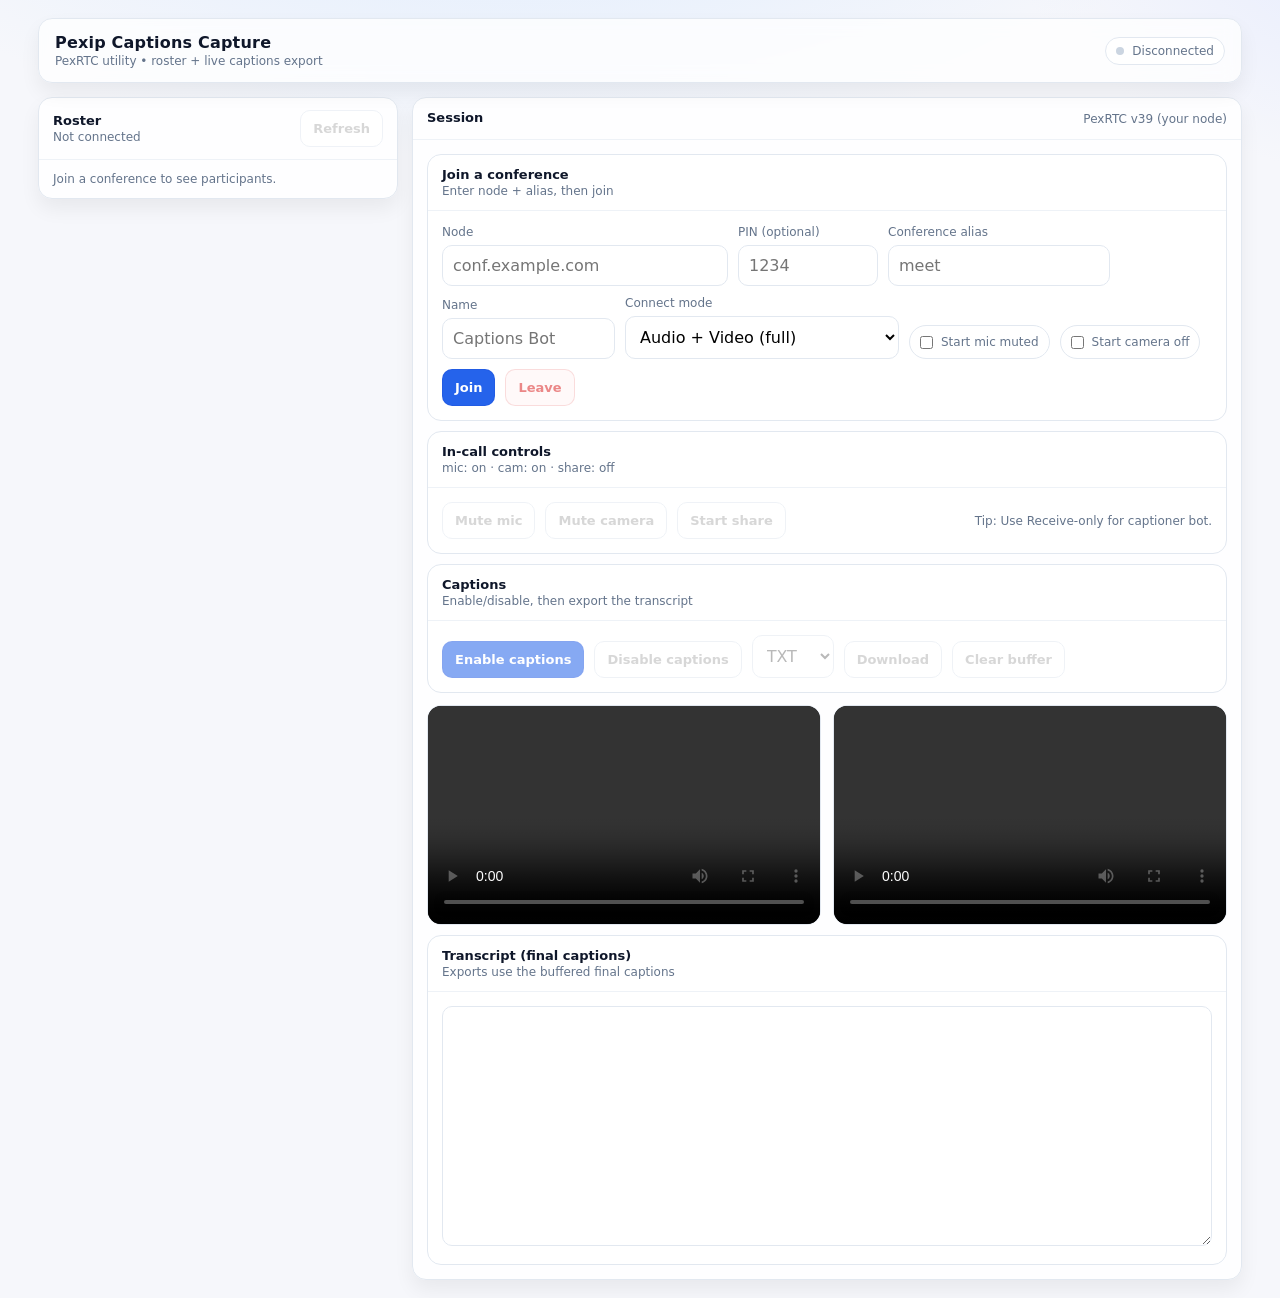
<file: captioner/index.html>
<!doctype html>
<html lang="en">

<head>
    <meta charset="utf-8" />
    <meta name="viewport" content="width=device-width, initial-scale=1" />
    <title>Pexip Captions Capture (PexRTC v39)</title>

    <link rel="stylesheet" href="./styles.css" />
</head>

<body>
    <div class="app">
        <div class="topbar">
            <div class="brand">
                <h1>Pexip Captions Capture</h1>
                <div class="sub">PexRTC utility • roster + live captions export</div>
            </div>
            <div class="badge" title="Connection status">
                <span id="connDot" class="dot"></span>
                <span id="connText">Disconnected</span>
            </div>
        </div>

        <div class="grid">
            <!-- LEFT: Roster -->
            <div class="card">
                <div class="cardHeader">
                    <div class="title">
                        <strong>Roster</strong>
                        <span id="rosterMeta">Not connected</span>
                    </div>
                    <button id="refreshRoster" class="btn" disabled>Refresh</button>
                </div>
                <div class="rosterBody" id="rosterList">
                    <div class="muted">Join a conference to see participants.</div>
                </div>
            </div>

            <!-- RIGHT: Main -->
            <div class="card">
                <div class="cardHeader">
                    <div class="title">
                        <strong>Session</strong>
                        <span id="status" class="statusline"></span>
                    </div>
                    <div class="muted">PexRTC v39 (your node)</div>
                </div>

                <div class="cardBody">

                    <!-- Join -->
                    <div class="card cardFlat">
                        <div class="cardHeader">
                            <div class="title">
                                <strong>Join a conference</strong>
                                <span>Enter node + alias, then join</span>
                            </div>
                        </div>
                        <div class="cardBody">
                            <div class="row">
                                <div class="field">
                                    <label for="node">Node</label>
                                    <input id="node" size="28" placeholder="conf.example.com" />
                                </div>
                                <div class="field">
                                    <label for="pin">PIN (optional)</label>
                                    <input id="pin" size="10" placeholder="1234" inputmode="numeric" autocomplete="one-time-code" />
                                </div>
                                <div class="field">
                                    <label for="alias">Conference alias</label>
                                    <input id="alias" size="20" placeholder="meet" />
                                </div>
                                <div class="field">
                                    <label for="name">Name</label>
                                    <input id="name" size="14" placeholder="Captions Bot" />
                                </div>

                                <div class="field">
                                    <label for="mode">Connect mode</label>
                                    <select id="mode">
                                        <option value="full">Audio + Video (full)</option>
                                        <option value="audio">Audio only</option>
                                        <option value="presentation">Presentation only</option>
                                        <option value="recvonly">Receive-only (audio + video)</option>
                                        <option value="none">Roster-only</option>
                                    </select>
                                </div>

                                <label class="pill" title="Start with mic muted">
                                    <input id="startMuted" type="checkbox" />
                                    Start mic muted
                                </label>

                                <label class="pill" title="Start with camera muted">
                                    <input id="startCamOff" type="checkbox" />
                                    Start camera off
                                </label>

                                <button id="join" class="btn primary">Join</button>
                                <button id="leave" class="btn danger" disabled>Leave</button>
                            </div>
                        </div>
                    </div>

                    <div class="spacer"></div>

                    <!-- In-call controls -->
                    <div class="card cardFlat">
                        <div class="cardHeader">
                            <div class="title">
                                <strong>In-call controls</strong>
                                <span id="mediaState" class="muted"></span>
                            </div>
                        </div>
                        <div class="cardBody">
                            <div class="toolbar">
                                <div class="left">
                                    <button id="toggleMic" class="btn" disabled>Mute mic</button>
                                    <button id="toggleCam" class="btn" disabled>Mute camera</button>
                                    <button id="toggleShare" class="btn" disabled>Start share</button>
                                </div>
                                <div class="right">
                                    <span class="muted">Tip: Use Receive-only for captioner bot.</span>
                                </div>
                            </div>
                        </div>
                    </div>

                    <div class="spacer"></div>

                    <!-- Captions + export -->
                    <div class="card cardFlat">
                        <div class="cardHeader">
                            <div class="title">
                                <strong>Captions</strong>
                                <span>Enable/disable, then export the transcript</span>
                            </div>
                        </div>
                        <div class="cardBody">
                            <div class="row">
                                <button id="captionsOn" class="btn primary" disabled>Enable captions</button>
                                <button id="captionsOff" class="btn" disabled>Disable captions</button>

                                <select id="downloadFormat" disabled>
                                    <option value="txt">TXT</option>
                                    <option value="srt">SRT</option>
                                    <option value="json">JSON</option>
                                    <option value="csv">CSV</option>
                                </select>
                                <button id="download" class="btn" disabled>Download</button>

                                <button id="clear" class="btn ghost" disabled>Clear buffer</button>
                            </div>
                        </div>
                    </div>

                    <!-- Videos -->
                    <div class="videos">
                        <div class="videoCard">
                            <div class="label">Remote</div>
                            <video id="remote" playsinline autoplay controls></video>
                        </div>
                        <div class="videoCard">
                            <div class="label">Presentation</div>
                            <video id="presentation" playsinline autoplay controls></video>
                        </div>
                    </div>

                    <div class="spacer"></div>

                    <!-- Transcript -->
                    <div class="card cardFlat">
                        <div class="cardHeader">
                            <div class="title">
                                <strong>Transcript (final captions)</strong>
                                <span class="muted">Exports use the buffered final captions</span>
                            </div>
                        </div>
                        <div class="cardBody">
                            <textarea id="out" readonly></textarea>
                        </div>
                    </div>

                </div>
            </div>
        </div>
    </div>

    <!-- ES Modules -->
    <script type="module" src="./js/main.js"></script>
</body>

</html>
</file>
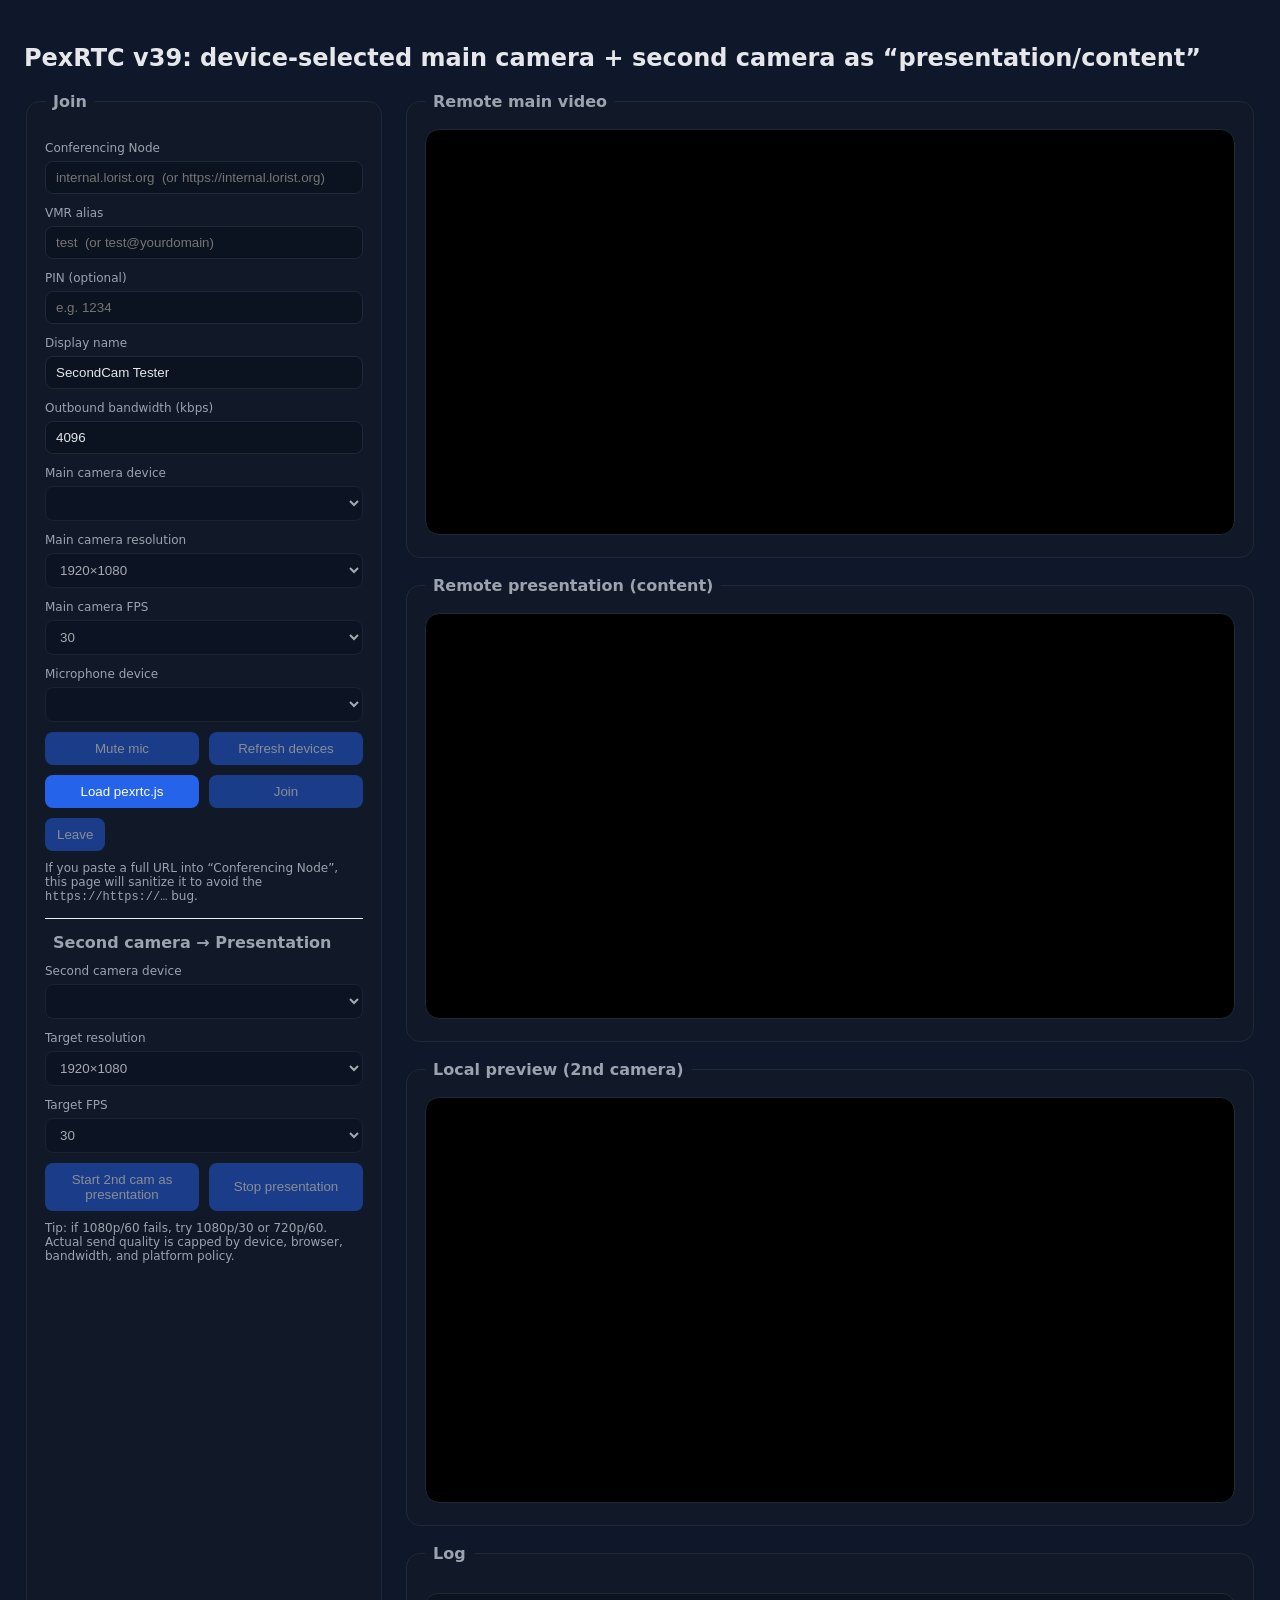
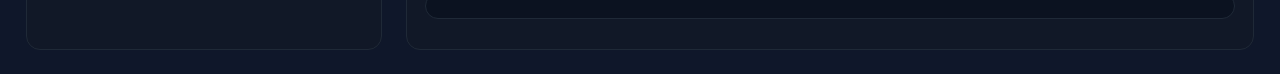
<file: second-camera-pexrtc/index.html>
<!doctype html>
<html>

<head>
    <meta charset="utf-8" />
    <meta name="viewport" content="width=device-width, initial-scale=1" />
    <title>PexRTC v39 – Second Camera as Presentation (with device selection)</title>
    <style>
        :root {
            --bg: #0f172a;
            --panel: #111827;
            --panel-border: #1f2937;
            --accent: #2563eb;
            --accent-hover: #1d4ed8;
            --text: #e5e7eb;
            --muted: #9ca3af;
            --danger: #dc2626;
            --radius: 14px;
        }

        * {
            box-sizing: border-box;
        }

        body {
            margin: 0;
            padding: 24px;
            font-family: system-ui, -apple-system, BlinkMacSystemFont, sans-serif;
            background: var(--bg);
            color: var(--text);
        }

        h2 {
            margin-bottom: 20px;
            font-weight: 600;
        }

        .grid {
            display: grid;
            grid-template-columns: 360px 1fr;
            gap: 20px;
        }

        @media (max-width: 1000px) {
            .grid {
                grid-template-columns: 1fr;
            }
        }

        fieldset {
            background: var(--panel);
            border: 1px solid var(--panel-border);
            border-radius: var(--radius);
            padding: 18px;
        }

        legend {
            font-weight: 600;
            padding: 0 8px;
            color: var(--muted);
        }

        label {
            display: block;
            font-size: 12px;
            color: var(--muted);
            margin-top: 12px;
        }

        input,
        select {
            width: 100%;
            margin-top: 6px;
            padding: 8px 10px;
            border-radius: 8px;
            border: 1px solid var(--panel-border);
            background: #0b1220;
            color: var(--text);
        }

        input:focus,
        select:focus {
            outline: none;
            border-color: var(--accent);
        }

        button {
            padding: 9px 12px;
            border-radius: 8px;
            border: none;
            font-weight: 500;
            background: var(--accent);
            color: white;
            cursor: pointer;
            transition: background 0.2s ease;
        }

        button:hover:not(:disabled) {
            background: var(--accent-hover);
        }

        button:disabled {
            opacity: 0.5;
            cursor: not-allowed;
        }

        button.secondary {
            background: #374151;
        }

        button.secondary:hover:not(:disabled) {
            background: #4b5563;
        }

        button.danger {
            background: var(--danger);
        }

        .row {
            display: flex;
            gap: 10px;
            margin-top: 12px;
        }

        .row>* {
            flex: 1;
        }

        .stack {
            display: grid;
            gap: 18px;
        }

        video {
            width: 100%;
            background: black;
            border-radius: var(--radius);
            border: 1px solid var(--panel-border);
        }

        pre {
            background: #0b1220;
            border: 1px solid var(--panel-border);
            border-radius: var(--radius);
            padding: 12px;
            font-size: 12px;
            overflow: auto;
            color: #d1d5db;
        }

        .hint,
        .small {
            font-size: 12px;
            color: var(--muted);
            margin-top: 10px;
        }
    </style>

</head>

<body>
    <h2>PexRTC v39: device-selected main camera + second camera as “presentation/content”</h2>

    <div class="grid">
        <fieldset>
            <legend>Join</legend>

            <label>Conferencing Node</label>
            <input id="node" placeholder="internal.lorist.org  (or https://internal.lorist.org)" />

            <label>VMR alias</label>
            <input id="alias" placeholder="test  (or test@yourdomain)" />

            <label>PIN (optional)</label>
            <input id="pin" placeholder="e.g. 1234" autocomplete="one-time-code" inputmode="numeric" />

            <label>Display name</label>
            <input id="name" value="SecondCam Tester" />

            <label>Outbound bandwidth (kbps)</label>
            <input id="bw" type="number" value="4096" />

            <label>Main camera device</label>
            <select id="camMain" disabled></select>

            <label>Main camera resolution</label>
            <select id="mainRes" disabled>
                <option value="1280x720">1280×720</option>
                <option value="1920x1080" selected>1920×1080</option>
            </select>

            <label>Main camera FPS</label>
            <select id="mainFps" disabled>
                <option value="15">15</option>
                <option value="30" selected>30</option>
                <option value="60">60</option>
            </select>

            <label>Microphone device</label>
            <select id="micIn" disabled></select>

            <div class="row" style="margin-top:10px;">
                <button id="toggleMute" disabled>Mute mic</button>
                <button id="refreshDevices" disabled>Refresh devices</button>
            </div>

            <div class="row" style="margin-top:10px;">
                <button id="loadLib">Load pexrtc.js</button>
                <button id="join" disabled>Join</button>
            </div>

            <button id="leave" disabled style="margin-top:10px;">Leave</button>

            <p class="hint">
                If you paste a full URL into “Conferencing Node”, this page will sanitize it to avoid the
                <code>https://https://…</code> bug.
            </p>

            <hr style="margin:14px 0; border:none; border-top:1px solid #eee;" />

            <legend>Second camera → Presentation</legend>

            <label>Second camera device</label>
            <select id="cam2" disabled></select>

            <label>Target resolution</label>
            <select id="res" disabled>
                <option value="1280x720">1280×720</option>
                <option value="1920x1080" selected>1920×1080</option>
                <option value="2560x1440">2560×1440</option>
            </select>

            <label>Target FPS</label>
            <select id="fps" disabled>
                <option value="15">15</option>
                <option value="30" selected>30</option>
                <option value="60">60</option>
            </select>

            <div class="row" style="margin-top:10px;">
                <button id="start2" disabled>Start 2nd cam as presentation</button>
                <button id="stop2" disabled>Stop presentation</button>
            </div>

            <p class="small">
                Tip: if 1080p/60 fails, try 1080p/30 or 720p/60. Actual send quality is capped by device,
                browser, bandwidth, and platform policy.
            </p>
        </fieldset>

        <div class="stack">
            <fieldset>
                <legend>Remote main video</legend>
                <video id="remote" autoplay playsinline></video>
            </fieldset>

            <fieldset>
                <legend>Remote presentation (content)</legend>
                <video id="remotePres" autoplay playsinline></video>
            </fieldset>

            <fieldset>
                <legend>Local preview (2nd camera)</legend>
                <video id="local2" autoplay playsinline muted></video>
            </fieldset>

            <fieldset>
                <legend>Log</legend>
                <pre id="log"></pre>
            </fieldset>
        </div>
    </div>

    <script>
        (() => {
            const $ = (id) => document.getElementById(id);
            const logEl = $("log");
            const log = (...args) => {
                const msg = args.map(a => typeof a === "string" ? a : JSON.stringify(a, null, 2)).join(" ");
                console.log(msg);
                logEl.textContent += msg + "\n";
                logEl.scrollTop = logEl.scrollHeight;
            };

            let pexrtc = null;
            let connected = false;

            let mainStream = null;
            let secondCamStream = null;

            let micMuted = false;

            /**
             * ------------------------------------------------------
             * Node parsing (avoid double https://)
             * - Use node.base for loading pexrtc.js
             * - Use node.host for pexrtc.makeCall(...)
             * ------------------------------------------------------
             */
            function parseNode(raw) {
                let host = (raw || "").trim();
                host = host.replace(/\s+/g, "").replace(/\/+$/, "");
                host = host.replace(/^(https?:\/\/)+/i, ""); // strip any scheme(s)
                return {
                    host,                    // internal.lorist.org
                    base: "https://" + host  // https://internal.lorist.org
                };
            }

            function setJoinControlsEnabled(enabled) {
                $("join").disabled = !enabled;
                $("camMain").disabled = !enabled;
                $("mainRes").disabled = !enabled;
                $("mainFps").disabled = !enabled;
                $("micIn").disabled = !enabled;

                if ($("refreshDevices")) $("refreshDevices").disabled = !enabled;
            }

            function enableSecondCamControls(enabled) {
                ["cam2", "res", "fps", "start2", "stop2"].forEach(id => $(id).disabled = !enabled);
            }

            function buildVideoConstraints(deviceId, resValue, fpsValue) {
                const [w, h] = resValue.split("x").map(n => parseInt(n, 10));
                const fps = parseInt(fpsValue, 10);
                return {
                    deviceId: deviceId ? { exact: deviceId } : undefined,
                    width: { ideal: w, max: w },
                    height: { ideal: h, max: h },
                    frameRate: { ideal: fps, max: fps }
                };
            }

            function buildAudioConstraints(deviceId) {
                return deviceId ? { deviceId: { exact: deviceId } } : true;
            }

            async function enumerateDevicesAll() {
                const devices = await navigator.mediaDevices.enumerateDevices();
                const cams = devices.filter(d => d.kind === "videoinput");
                const mics = devices.filter(d => d.kind === "audioinput");

                const fill = (selId, list, defaultLabel) => {
                    const sel = $(selId);
                    sel.innerHTML = "";
                    list.forEach((d, i) => {
                        const opt = document.createElement("option");
                        opt.value = d.deviceId;
                        opt.textContent = d.label || `${defaultLabel} ${i + 1}`;
                        sel.appendChild(opt);
                    });
                    sel.disabled = list.length === 0;
                };

                fill("camMain", cams, "Camera");
                fill("cam2", cams, "Camera");
                fill("micIn", mics, "Microphone");

                $("mainRes").disabled = cams.length === 0;
                $("mainFps").disabled = cams.length === 0;

                log(`Found ${cams.length} cameras, ${mics.length} microphones`);
            }

            async function logDeviceDiagnostics() {
                const devices = await navigator.mediaDevices.enumerateDevices();
                const vids = devices.filter(d => d.kind === "videoinput");
                const auds = devices.filter(d => d.kind === "audioinput");

                log("All devices:", devices.map(d => ({
                    kind: d.kind,
                    label: d.label,
                    id: d.deviceId,
                    groupId: d.groupId
                })));

                log("Video inputs:", vids.map(d => ({ label: d.label, id: d.deviceId, groupId: d.groupId })));
                log("Audio inputs:", auds.map(d => ({ label: d.label, id: d.deviceId, groupId: d.groupId })));

                log("secureContext:", window.isSecureContext, "protocol:", location.protocol);
            }

            async function primeDevicePermissions() {
                // Helps device labels appear in enumerateDevices
                try {
                    const s = await navigator.mediaDevices.getUserMedia({ video: true, audio: true });
                    s.getTracks().forEach(t => t.stop());
                } catch (e) {
                    log("Permission prime failed (non-fatal):", e);
                }
            }

            async function stopStream(stream) {
                if (!stream) return;
                stream.getTracks().forEach(t => {
                    try { t.stop(); } catch { }
                });
            }

            function setMicMuted(muted) {
                micMuted = muted;

                if (mainStream) {
                    const tracks = mainStream.getAudioTracks();
                    tracks.forEach(t => { t.enabled = !muted; });
                }

                if ($("toggleMute")) {
                    $("toggleMute").textContent = muted ? "Unmute mic" : "Mute mic";
                    $("toggleMute").disabled = false;
                }

                log(muted ? "Mic muted" : "Mic unmuted");
            }

            // Device hot-plug refresh
            if (navigator.mediaDevices && navigator.mediaDevices.addEventListener) {
                navigator.mediaDevices.addEventListener("devicechange", async () => {
                    log("devicechange detected — refreshing device list");
                    try { await enumerateDevicesAll(); } catch (e) { log("devicechange refresh failed:", e); }
                });
            }

            // UI wiring: mute + refresh (if buttons exist in HTML)
            if ($("toggleMute")) $("toggleMute").onclick = () => setMicMuted(!micMuted);

            if ($("refreshDevices")) {
                $("refreshDevices").onclick = async () => {
                    await primeDevicePermissions();
                    await enumerateDevicesAll();
                    await logDeviceDiagnostics();
                };
            }

            // Optional: hot-swap microphone while connected (replaces audio track in mainStream)
            if ($("micIn")) {
                $("micIn").onchange = async () => {
                    if (!mainStream) return;

                    const newMicId = $("micIn").value;
                    log("Switching microphone to:", newMicId || "(default)");

                    const s = await navigator.mediaDevices.getUserMedia({ audio: buildAudioConstraints(newMicId), video: false });
                    const newTrack = s.getAudioTracks()[0];

                    const oldTracks = mainStream.getAudioTracks();
                    oldTracks.forEach(t => {
                        try { mainStream.removeTrack(t); } catch { }
                        try { t.stop(); } catch { }
                    });

                    newTrack.enabled = !micMuted;
                    mainStream.addTrack(newTrack);

                    log("Microphone track replaced in mainStream");
                };
            }

            /**
             * ------------------------------------------------------
             * Load pexrtc.js
             * ------------------------------------------------------
             */
            $("loadLib").onclick = async () => {
                const raw = $("node").value;
                if (!raw.trim()) return log("Enter node base host first (e.g. internal.lorist.org).");

                const node = parseNode(raw);
                const src = `${node.base}/static/webrtc/js/pexrtc.js`;
                log("Loading:", src);

                await new Promise((resolve, reject) => {
                    const s = document.createElement("script");
                    s.src = src;
                    s.onload = resolve;
                    s.onerror = reject;
                    document.head.appendChild(s);
                });

                log("pexrtc.js loaded");
                setJoinControlsEnabled(true);

                await primeDevicePermissions();
                await enumerateDevicesAll();
                await logDeviceDiagnostics();

                if ($("refreshDevices")) $("refreshDevices").disabled = false;
            };

            /**
             * ------------------------------------------------------
             * Join call (assume always a VIDEO call)
             * ------------------------------------------------------
             */
            $("join").onclick = async () => {
                if (typeof PexRTC !== "function") return log("pexrtc.js not loaded.");

                const node = parseNode($("node").value);
                const alias = $("alias").value.trim();
                const name = $("name").value.trim() || "Web User";
                const bw = parseInt($("bw").value, 10) || 2048;

                if (!alias) return log("VMR alias required.");

                connected = false;
                enableSecondCamControls(false);

                // Acquire selected MAIN camera + selected microphone before joining
                const mainDeviceId = $("camMain").value;
                const micDeviceId = $("micIn").value;

                const mainConstraints = buildVideoConstraints(mainDeviceId, $("mainRes").value, $("mainFps").value);
                const audioConstraints = buildAudioConstraints(micDeviceId);

                log("Acquiring MAIN camera…", mainConstraints);
                log("Using microphone deviceId:", micDeviceId || "(default)");

                await stopStream(mainStream);
                mainStream = null;

                try {
                    mainStream = await navigator.mediaDevices.getUserMedia({
                        video: mainConstraints,
                        audio: audioConstraints
                    });
                } catch (e) {
                    log("Main getUserMedia failed; falling back to default devices.", e);
                    mainStream = await navigator.mediaDevices.getUserMedia({ video: true, audio: true });
                }

                // Ensure mic starts unmuted
                if ($("toggleMute")) {
                    $("toggleMute").disabled = false;
                    $("toggleMute").textContent = "Mute mic";
                }
                setMicMuted(false);

                pexrtc = new PexRTC();

                // Best-effort: push presentation FPS higher than slide default.
                pexrtc.screenshare_fps = 30;
                pexrtc.bandwidth_out = bw;

                // Enforce our selected main stream when supported by this build.
                if ("user_media_stream" in pexrtc) {
                    pexrtc.user_media_stream = mainStream;
                    log("Set pexrtc.user_media_stream (main cam + mic selection enforced).");
                } else {
                    log("pexrtc.user_media_stream not available in this build; main devices may still be browser-chosen.");
                }

                pexrtc.onSetup = (localStream, pin_status) => {
                    const pin = ($("pin")?.value || "").trim();

                    log("onSetup -> connect()", { pin_status, pinProvided: !!pin });

                    // If a PIN is required, supply it here. If not required, passing null is fine.
                    pexrtc.connect(pin ? pin : null);
                };


                // ✅ Main remote stream (other participants) should arrive here
                pexrtc.onConnect = (remoteStream) => {
                    connected = true;

                    const tracks = remoteStream?.getTracks?.() ?? [];
                    log("onConnect (main) tracks:", tracks.map(t => `${t.kind}:${t.readyState}`));

                    if (remoteStream) $("remote").srcObject = remoteStream;

                    $("leave").disabled = false;
                    enableSecondCamControls(true);
                };

                // ✅ Only request the presentation stream when the conference announces one exists
                pexrtc.onPresentation = (setting, presenter, uuid, presenter_source) => {
                    log("onPresentation:", { setting, presenter, uuid, presenter_source });

                    if (setting) {
                        try { pexrtc.getPresentation(); } catch (e) { log("getPresentation failed (non-fatal):", e); }
                    } else {
                        $("remotePres").srcObject = null;
                    }
                };

                pexrtc.onPresentationConnected = (presStream) => {
                    log("onPresentationConnected");
                    if (presStream) $("remotePres").srcObject = presStream;
                };

                pexrtc.onDisconnect = (reason) => {
                    log("onDisconnect:", reason);
                    connected = false;

                    $("remote").srcObject = null;
                    $("remotePres").srcObject = null;

                    $("leave").disabled = true;
                    enableSecondCamControls(false);

                    if ($("toggleMute")) {
                        $("toggleMute").disabled = true;
                        $("toggleMute").textContent = "Mute mic";
                    }
                    micMuted = false;
                };

                pexrtc.onError = (e) => log("onError:", e);

                log("Node host passed to makeCall:", node.host);
                log("makeCall…");
                pexrtc.makeCall(node.host, alias, name, bw, "webrtc");

                // ❌ IMPORTANT: DO NOT call pexrtc.getPresentation() here anymore.
                // The onPresentation handler above will call it when a presentation is actually available.
            };

            /**
             * ------------------------------------------------------
             * Stop second camera presentation
             * ------------------------------------------------------
             */
            async function stopSecondCam() {
                if (!pexrtc) return;

                try { pexrtc.present(null); } catch (e) { log("present(null) failed (non-fatal):", e); }

                await stopStream(secondCamStream);
                secondCamStream = null;
                $("local2").srcObject = null;

                try { pexrtc.user_presentation_stream = null; } catch { }
                log("Stopped presentation / 2nd camera.");
            }

            /**
             * ------------------------------------------------------
             * Leave call
             * ------------------------------------------------------
             */
            $("leave").onclick = async () => {
                await stopSecondCam();
                await stopStream(mainStream);
                mainStream = null;

                if (pexrtc) {
                    try { pexrtc.disconnect(); } catch { }
                }
                pexrtc = null;

                $("leave").disabled = true;
                enableSecondCamControls(false);

                if ($("toggleMute")) {
                    $("toggleMute").disabled = true;
                    $("toggleMute").textContent = "Mute mic";
                }
                micMuted = false;

                log("Left call.");
            };

            /**
             * ------------------------------------------------------
             * Start second camera as presentation/content
             * ------------------------------------------------------
             */
            async function startSecondCam() {
                if (!pexrtc || !connected) return log("Connect first.");

                const deviceId = $("cam2").value;
                const videoConstraints = buildVideoConstraints(deviceId, $("res").value, $("fps").value);

                log("Acquiring 2nd camera stream…", videoConstraints);

                await stopStream(secondCamStream);
                secondCamStream = await navigator.mediaDevices.getUserMedia({ video: videoConstraints, audio: false });
                $("local2").srcObject = secondCamStream;

                try {
                    pexrtc.user_presentation_stream = secondCamStream;
                    pexrtc.screenshare_fps = parseInt($("fps").value, 10) || 30;
                } catch (e) {
                    log("Setting presentation stream failed:", e);
                }

                log("Starting presentation…");
                pexrtc.present("screen");
            }

            $("start2").onclick = () => startSecondCam().catch(e => log("start2 error:", e));
            $("stop2").onclick = () => stopSecondCam().catch(e => log("stop2 error:", e));
        })();
    </script>


</body>

</html>
</file>
<file: captioner/styles.css>
/* ---------------------------------------
  “Starter-app-like” styling (single-file)
  - App shell with header
  - Card panels
  - Consistent spacing + controls
  - Light theme (like tutorial screenshots)
---------------------------------------- */

:root {
    --bg: #f6f7fb;
    --card: #ffffff;
    --text: #0f172a;
    /* slate-900 */
    --muted: #64748b;
    /* slate-500 */
    --line: #e2e8f0;
    /* slate-200 */
    --line2: #eef2f7;
    --brand: #2563eb;
    /* blue-600 */
    --brand2: #1d4ed8;
    /* blue-700 */
    --danger: #dc2626;
    /* red-600 */
    --good: #16a34a;
    /* green-600 */
    --shadow: 0 10px 20px rgba(2, 6, 23, .06);
    --r: 14px;
    --r2: 10px;
    --pad: 14px;
    --gap: 12px;
    --font: ui-sans-serif, system-ui, -apple-system, Segoe UI, Roboto, Helvetica, Arial, "Apple Color Emoji", "Segoe UI Emoji";
}

* {
    box-sizing: border-box;
}

body {
    margin: 0;
    font-family: var(--font);
    color: var(--text);
    background:
        radial-gradient(1200px 600px at 40% -200px, #dbeafe 0%, rgba(219, 234, 254, 0) 60%),
        radial-gradient(900px 500px at 120% -100px, #e0e7ff 0%, rgba(224, 231, 255, 0) 60%),
        var(--bg);
}

a {
    color: var(--brand);
    text-decoration: none;
}

a:hover {
    text-decoration: underline;
}

/* App shell */
.app {
    max-width: 1240px;
    margin: 0 auto;
    padding: 18px;
}

.topbar {
    display: flex;
    align-items: center;
    justify-content: space-between;
    gap: 12px;
    padding: 14px 16px;
    border: 1px solid var(--line);
    border-radius: var(--r);
    background: rgba(255, 255, 255, .75);
    backdrop-filter: blur(8px);
    box-shadow: var(--shadow);
}

.brand {
    display: flex;
    flex-direction: column;
    gap: 2px;
}

.brand h1 {
    margin: 0;
    font-size: 16px;
    font-weight: 750;
    letter-spacing: .2px;
}

.brand .sub {
    font-size: 12px;
    color: var(--muted);
}

.badge {
    display: inline-flex;
    align-items: center;
    gap: 8px;
    padding: 6px 10px;
    border-radius: 999px;
    border: 1px solid var(--line);
    background: #fff;
    font-size: 12px;
    color: var(--muted);
    white-space: nowrap;
}

.dot {
    width: 8px;
    height: 8px;
    border-radius: 999px;
    background: #cbd5e1;
}

.dot.connected {
    background: var(--good);
}

.dot.connecting {
    background: #f59e0b;
}

.dot.error {
    background: var(--danger);
}

/* Layout */
.grid {
    margin-top: 14px;
    display: grid;
    grid-template-columns: 360px 1fr;
    gap: 14px;
    align-items: start;
}

@media (max-width: 1020px) {
    .grid {
        grid-template-columns: 1fr;
    }
}

/* Cards */
.card {
    border: 1px solid var(--line);
    background: rgba(255, 255, 255, .9);
    border-radius: var(--r);
    box-shadow: var(--shadow);
    overflow: hidden;
}

/* Replacement for inline style="box-shadow:none;" */
.card.cardFlat {
    box-shadow: none;
}

.cardHeader {
    padding: 12px 14px;
    border-bottom: 1px solid var(--line2);
    display: flex;
    align-items: center;
    justify-content: space-between;
    gap: 12px;
}

.cardHeader .title {
    display: flex;
    flex-direction: column;
    gap: 2px;
}

.cardHeader .title strong {
    font-size: 13px;
}

.cardHeader .title span {
    font-size: 12px;
    color: var(--muted);
}

.cardBody {
    padding: 14px;
}

/* Forms */
.row {
    display: flex;
    gap: 10px;
    flex-wrap: wrap;
    align-items: end;
}

.field {
    display: flex;
    flex-direction: column;
    gap: 6px;
}

.field label {
    font-size: 12px;
    color: var(--muted);
}

input,
select,
textarea,
button {
    font: inherit;
}

input,
select,
textarea {
    border: 1px solid var(--line);
    border-radius: 10px;
    background: #fff;
    padding: 10px 10px;
    outline: none;
}

input:focus,
select:focus,
textarea:focus {
    border-color: rgba(37, 99, 235, .55);
    box-shadow: 0 0 0 4px rgba(37, 99, 235, .14);
}

/* Buttons */
.btn {
    border: 1px solid var(--line);
    border-radius: 10px;
    background: #fff;
    padding: 10px 12px;
    cursor: pointer;
    font-weight: 650;
    font-size: 13px;
    transition: transform .03s ease, background .15s ease, border-color .15s ease;
    user-select: none;
}

.btn:hover {
    background: #f8fafc;
}

.btn:active {
    transform: translateY(1px);
}

.btn.primary {
    background: var(--brand);
    border-color: rgba(29, 78, 216, .35);
    color: #fff;
}

.btn.primary:hover {
    background: var(--brand2);
}

.btn.danger {
    background: #fff5f5;
    border-color: rgba(220, 38, 38, .25);
    color: var(--danger);
}

.btn.ghost {
    background: transparent;
}

.btn:disabled,
input:disabled,
select:disabled,
textarea:disabled {
    opacity: .55;
    cursor: not-allowed;
}

.pill {
    display: inline-flex;
    gap: 8px;
    align-items: center;
    padding: 9px 10px;
    border: 1px solid var(--line);
    border-radius: 999px;
    background: #fff;
    font-size: 12px;
    color: var(--muted);
}

.pill input {
    margin: 0;
}

.toolbar {
    display: flex;
    gap: 10px;
    flex-wrap: wrap;
    align-items: center;
    justify-content: space-between;
}

.toolbar .left,
.toolbar .right {
    display: flex;
    gap: 10px;
    flex-wrap: wrap;
    align-items: center;
}

/* Videos */
.videos {
    display: grid;
    grid-template-columns: 1fr 1fr;
    gap: 12px;
    margin-top: 12px;
}

@media (max-width: 860px) {
    .videos {
        grid-template-columns: 1fr;
    }
}

.videoCard {
    border: 1px solid var(--line);
    border-radius: var(--r);
    overflow: hidden;
    background: #0b1220;
    position: relative;
    min-height: 220px;
}

.videoCard .label {
    position: absolute;
    top: 10px;
    left: 10px;
    padding: 6px 10px;
    border-radius: 999px;
    background: rgba(255, 255, 255, .10);
    border: 1px solid rgba(255, 255, 255, .16);
    color: rgba(255, 255, 255, .85);
    font-size: 12px;
    backdrop-filter: blur(6px);
}

video {
    width: 100%;
    height: 100%;
    display: block;
    background: #000;
    object-fit: contain;
}

/* Transcript */
textarea {
    width: 100%;
    min-height: 240px;
    resize: vertical;
    font-family: ui-monospace, SFMono-Regular, Menlo, Monaco, Consolas, "Liberation Mono", "Courier New", monospace;
    font-size: 12px;
    line-height: 1.4;
    background: #fff;
}

/* Roster */
.rosterBody {
    max-height: 72vh;
    overflow: auto;
    padding: 12px 14px;
}

.rosterItem {
    border: 1px solid var(--line2);
    border-radius: 12px;
    padding: 10px 12px;
    background: #fff;
    margin-bottom: 10px;
    transition: border-color .15s ease, box-shadow .15s ease;
}

.rosterTop {
    display: flex;
    justify-content: space-between;
    align-items: center;
    gap: 10px;
}

.rosterName {
    font-weight: 700;
    font-size: 13px;
    overflow: hidden;
    text-overflow: ellipsis;
    white-space: nowrap;
}

.rosterBadge {
    font-size: 12px;
    color: var(--muted);
    padding: 4px 9px;
    border-radius: 999px;
    border: 1px solid var(--line);
    background: #fff;
    white-space: nowrap;
}

.rosterSub {
    margin-top: 6px;
    display: flex;
    gap: 6px;
    flex-wrap: wrap;
}

.kv {
    font-size: 11px;
    padding: 4px 8px;
    border-radius: 999px;
    border: 1px solid var(--line2);
    background: #f8fafc;
    color: #334155;
}

.activeSpeaker {
    border-color: rgba(37, 99, 235, .35);
    box-shadow: 0 0 0 3px rgba(37, 99, 235, .10) inset;
}

.activeSpeaker .rosterBadge {
    border-color: rgba(37, 99, 235, .35);
    background: rgba(37, 99, 235, .08);
    color: #1d4ed8;
    font-weight: 700;
}

/* Small helper text */
.muted {
    color: var(--muted);
    font-size: 12px;
}

.spacer {
    height: 10px;
}

.statusline {
    font-size: 12px;
    color: var(--muted);
}
</file>
